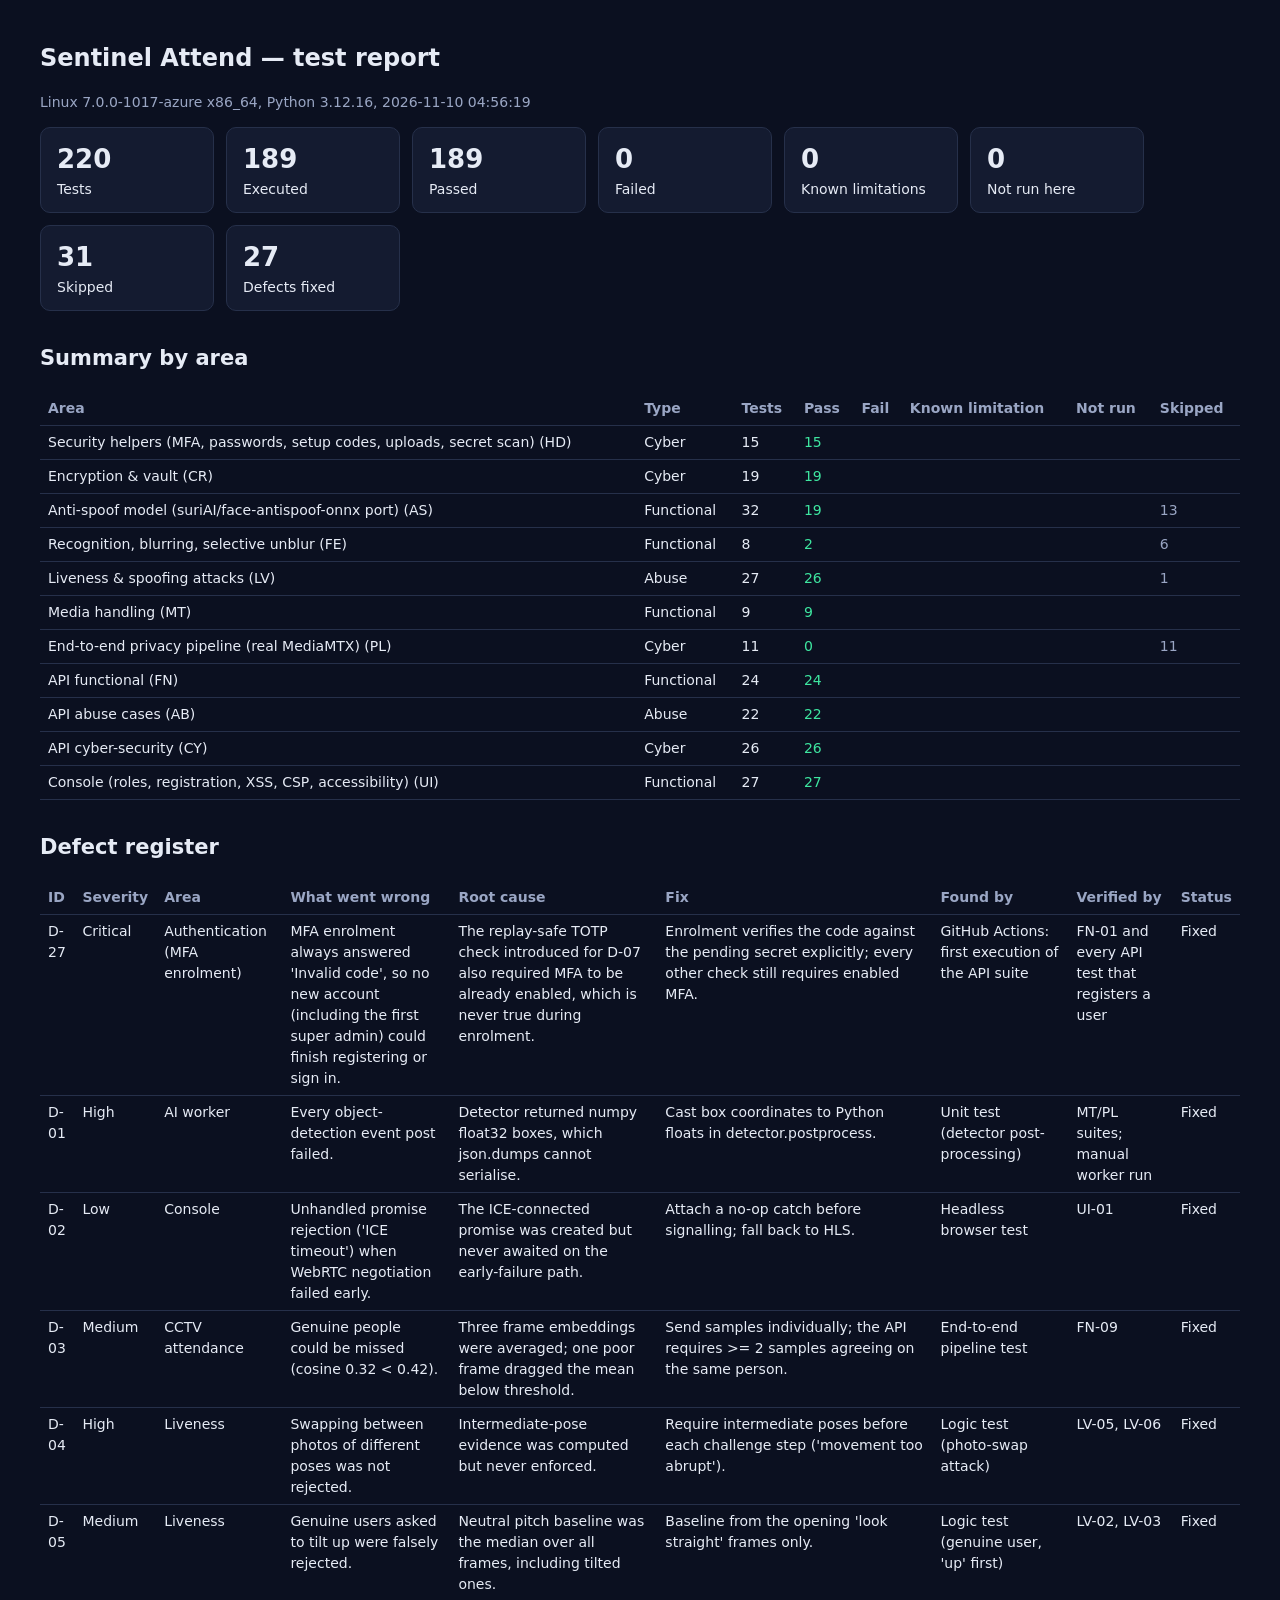
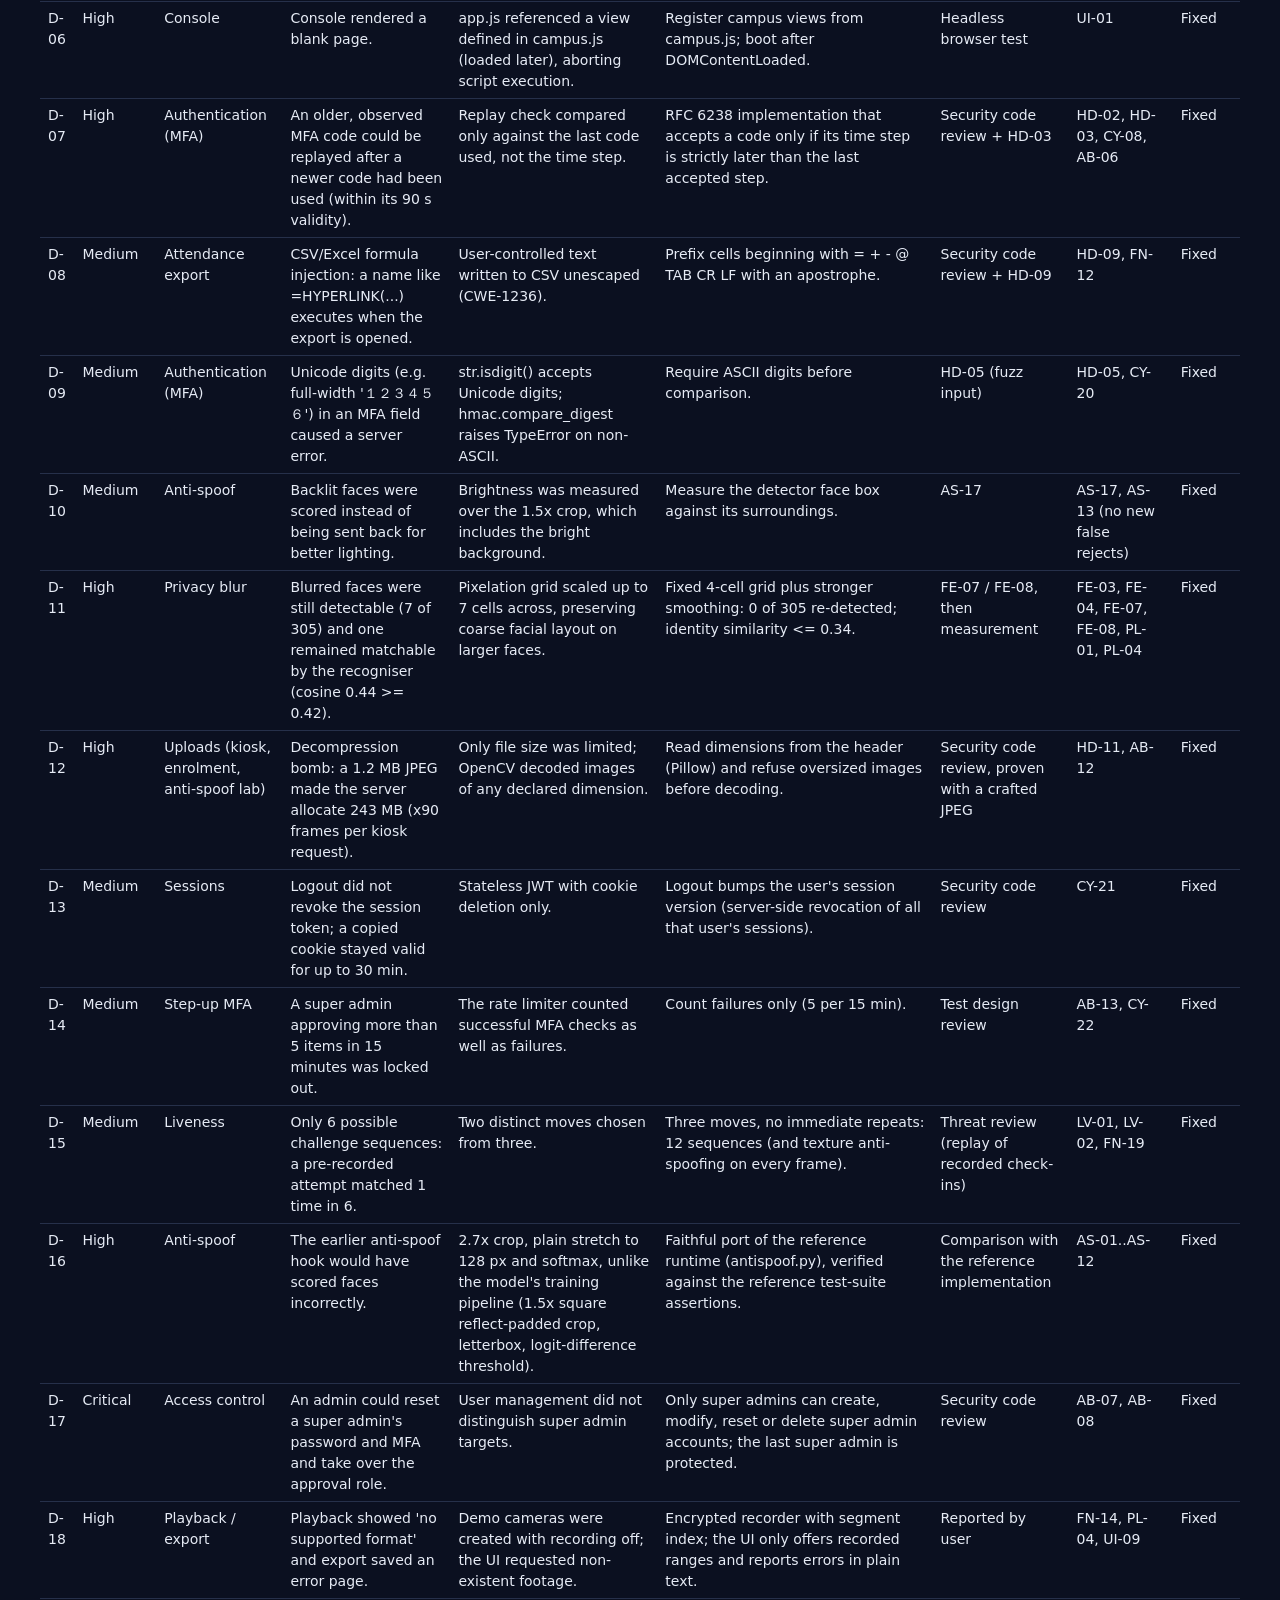
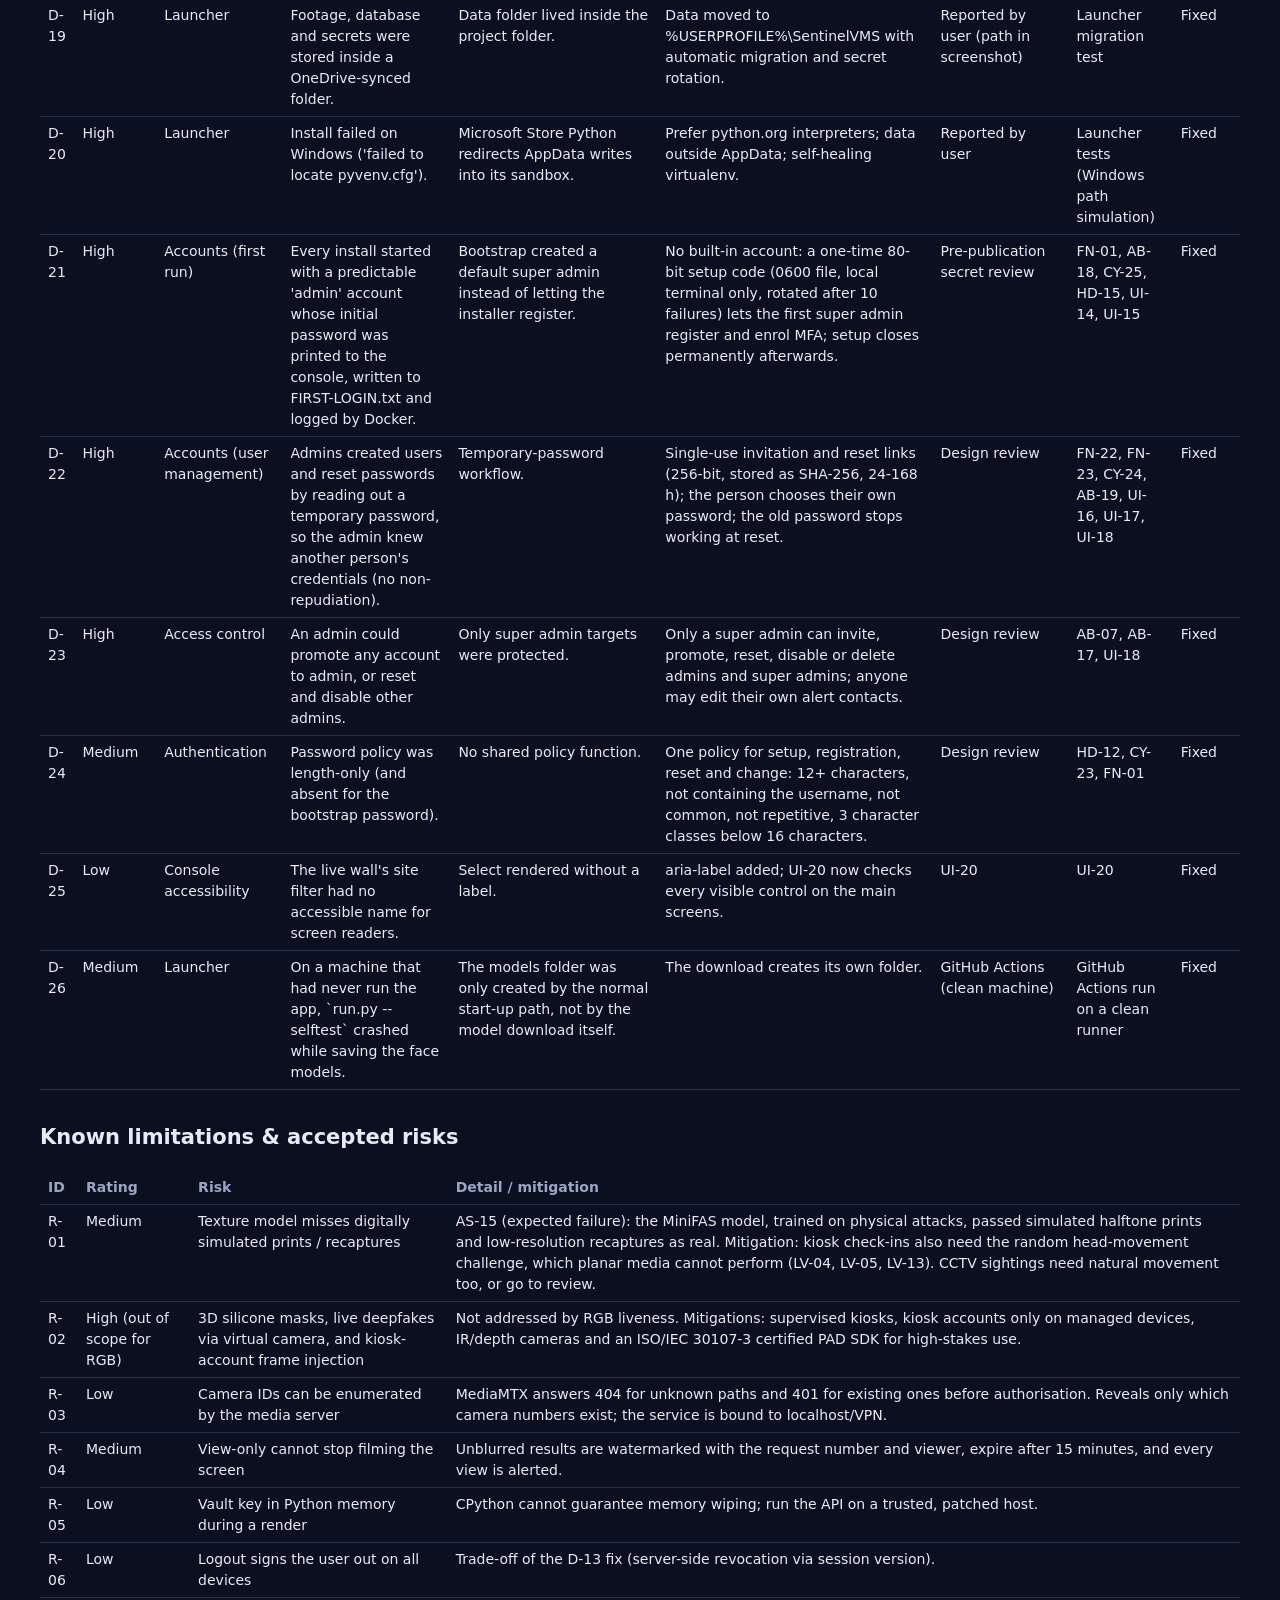
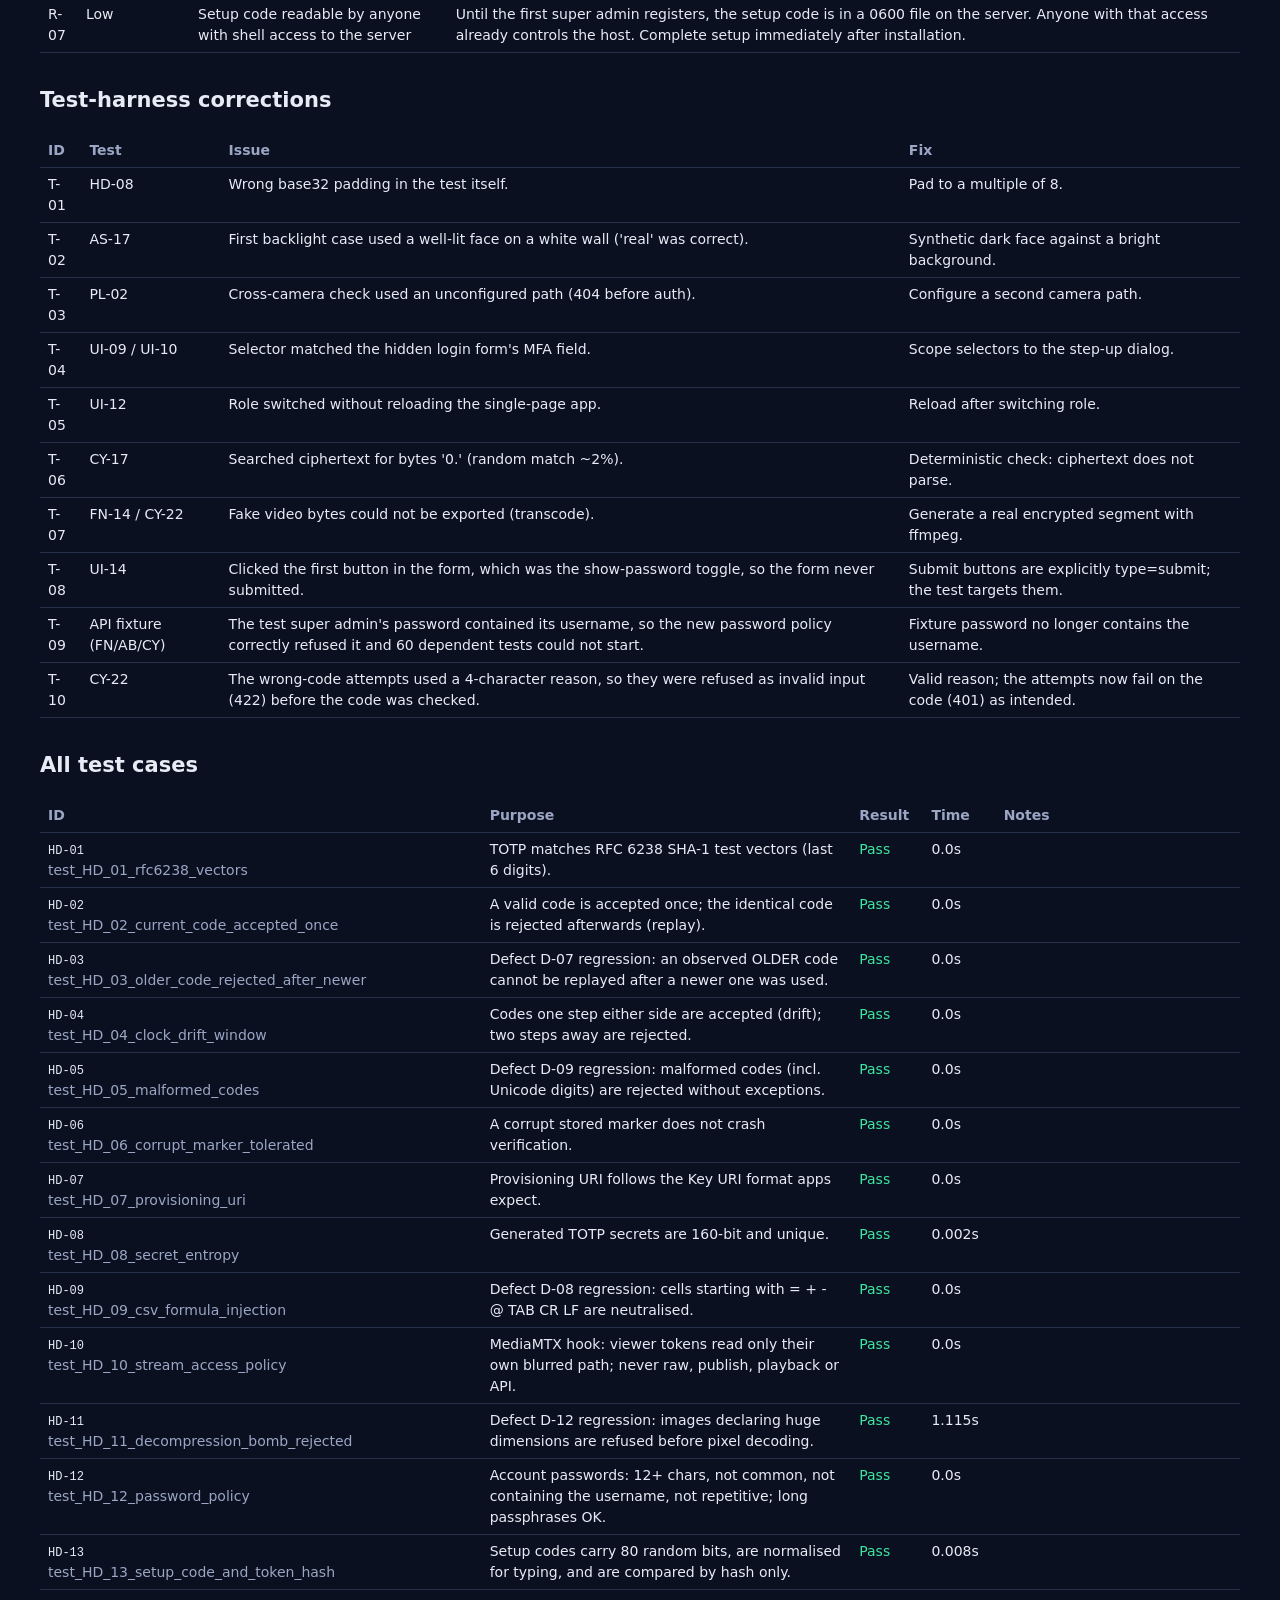
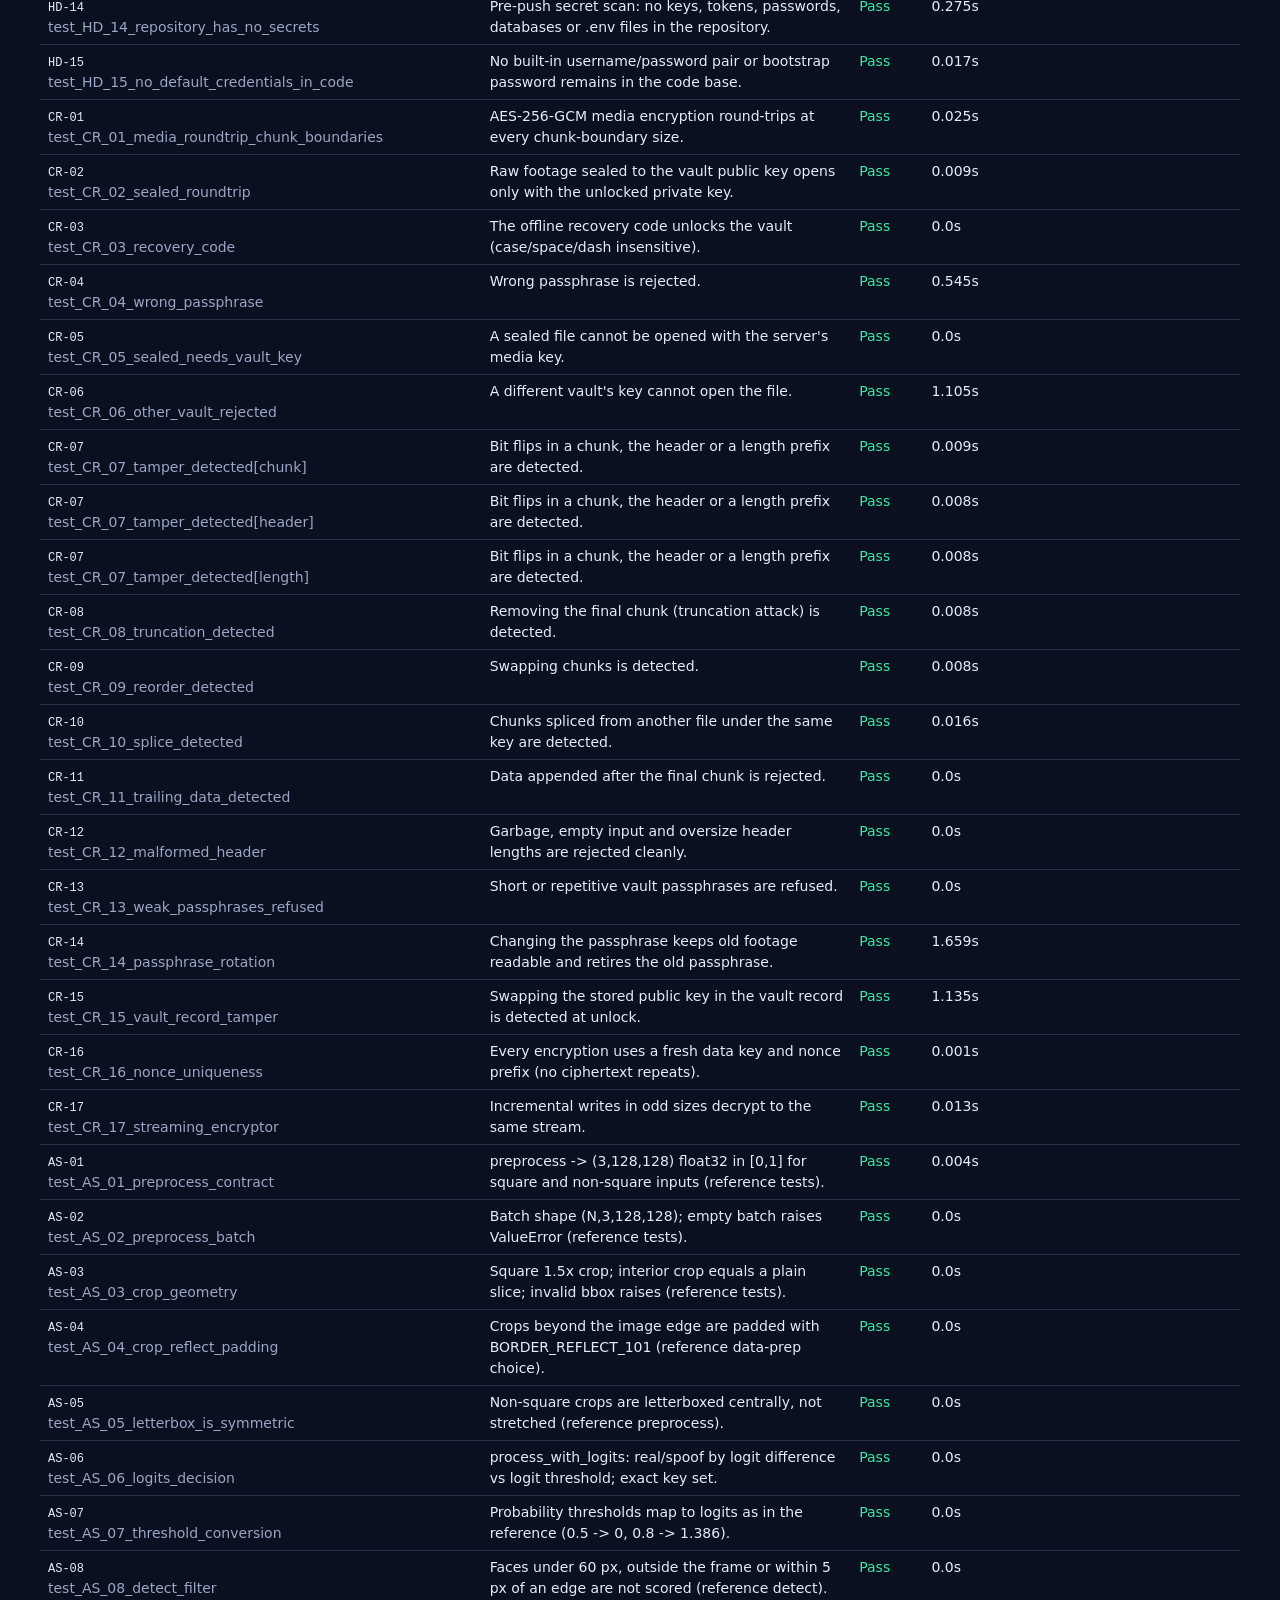
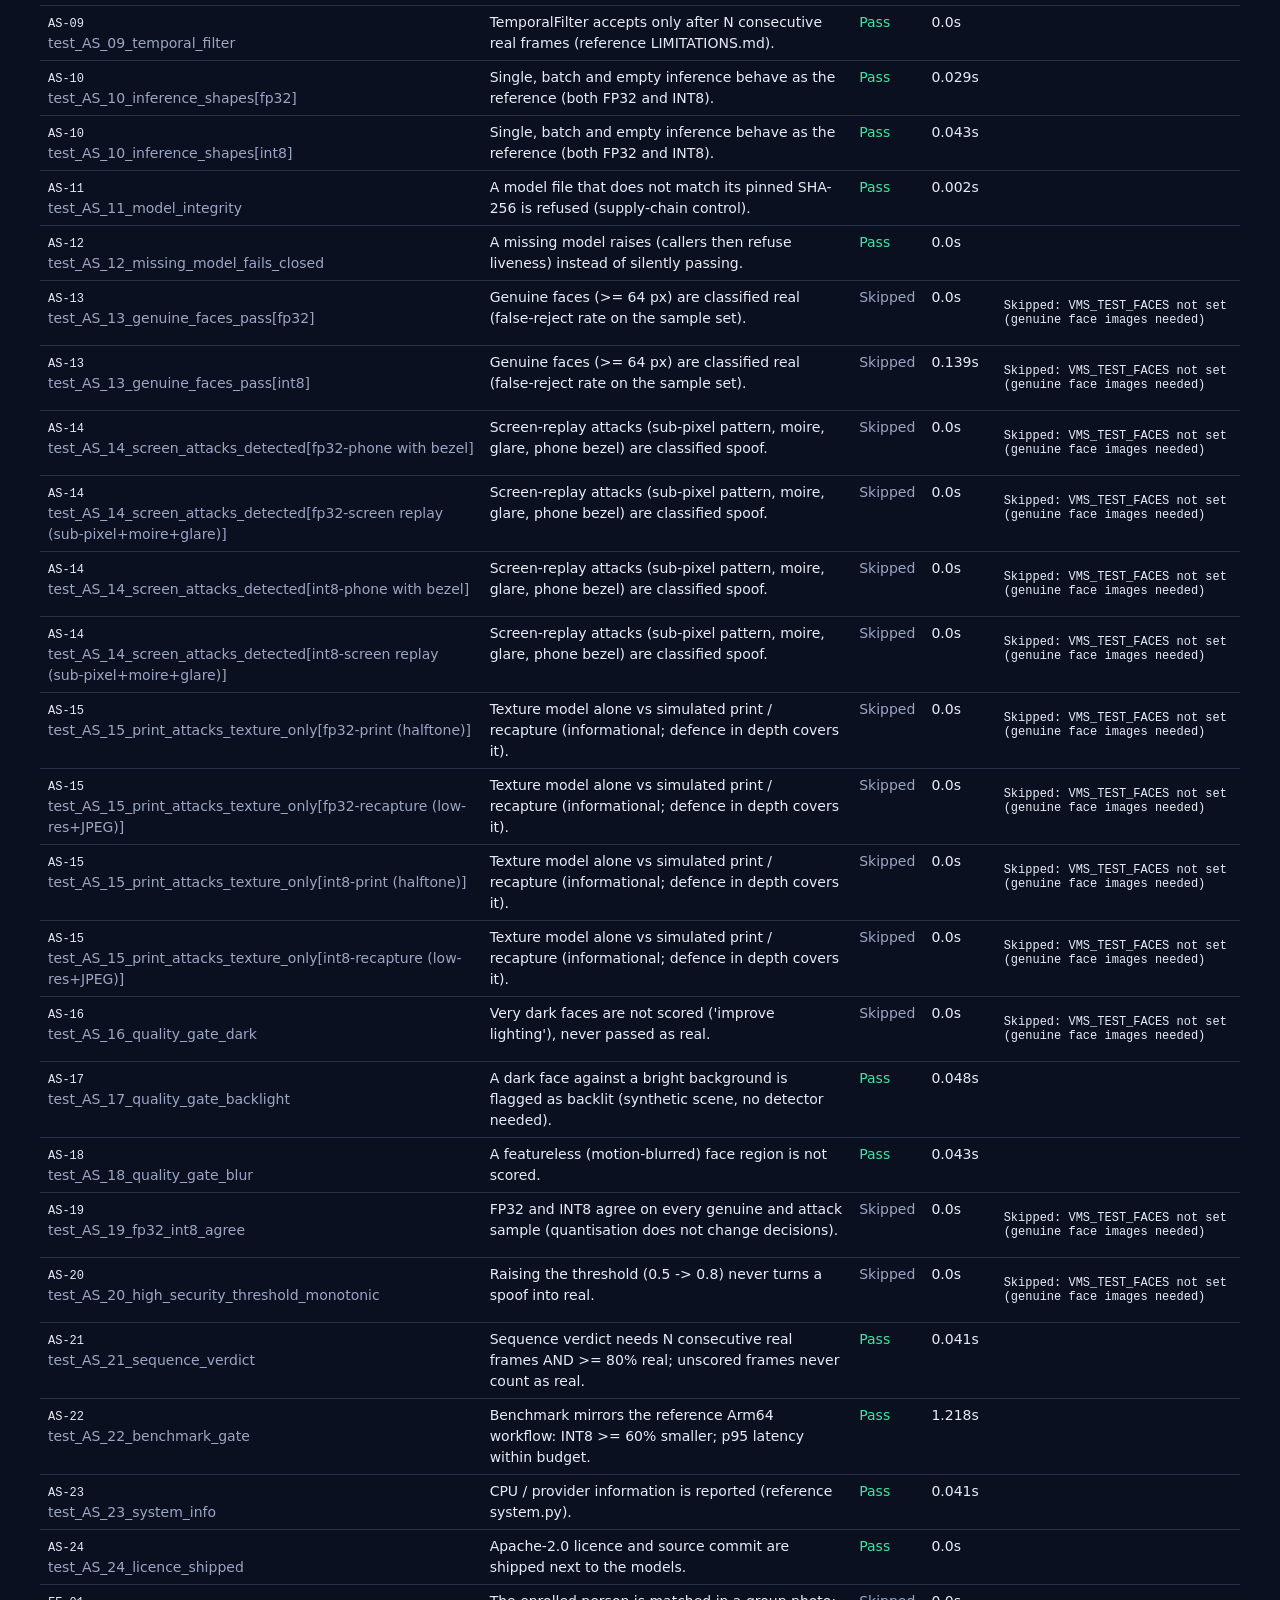
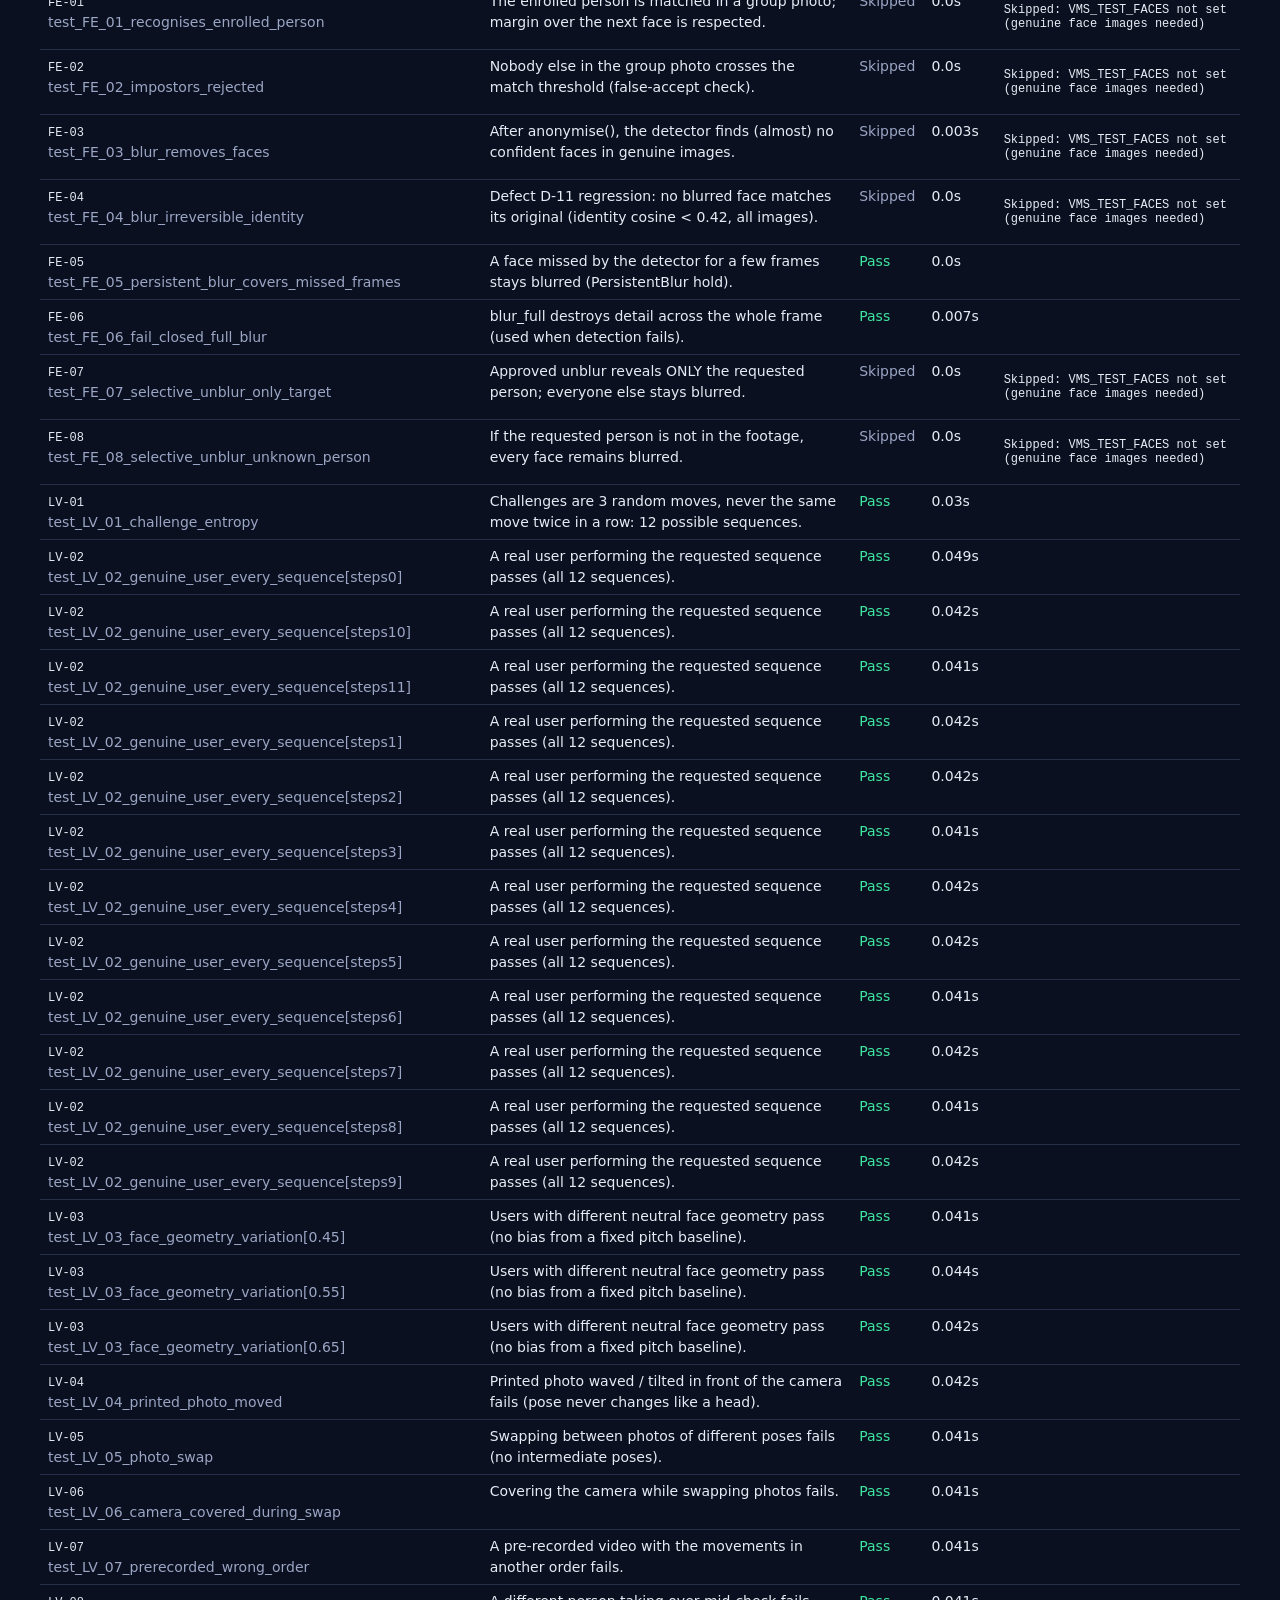
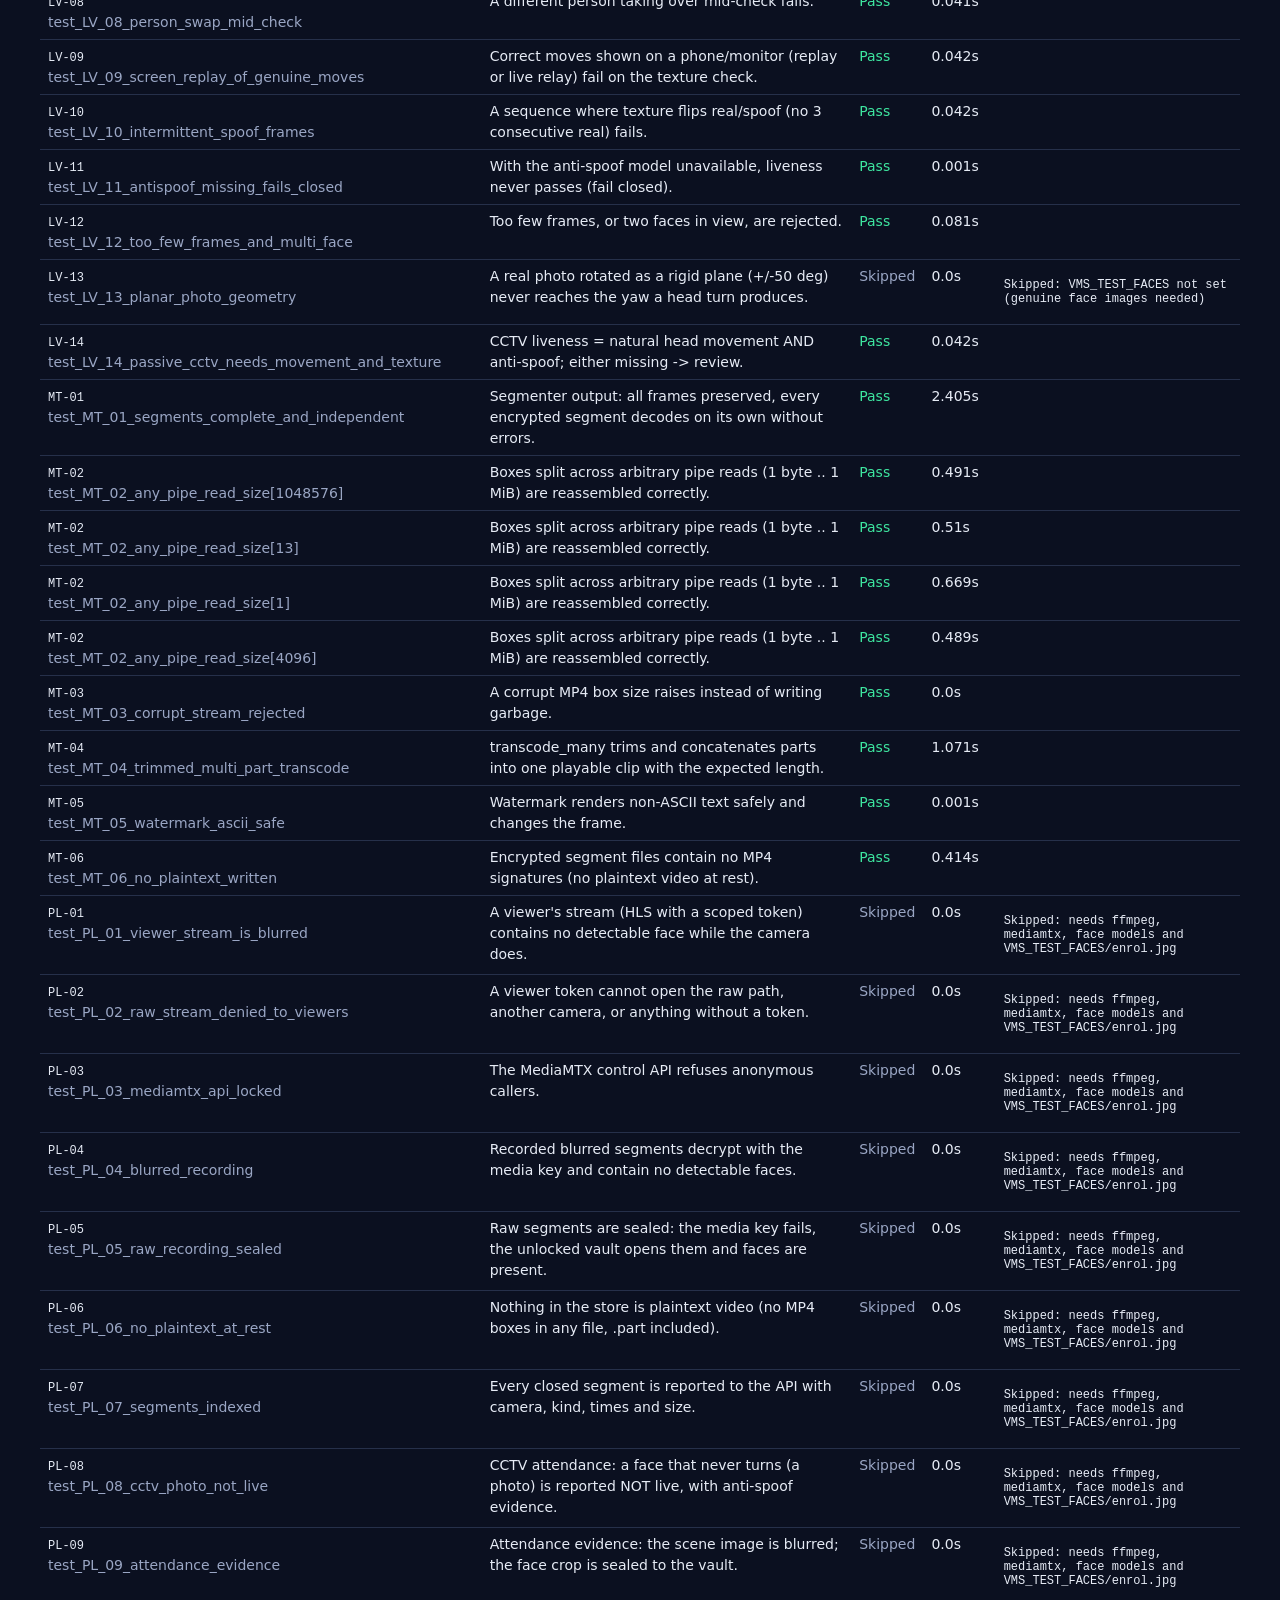
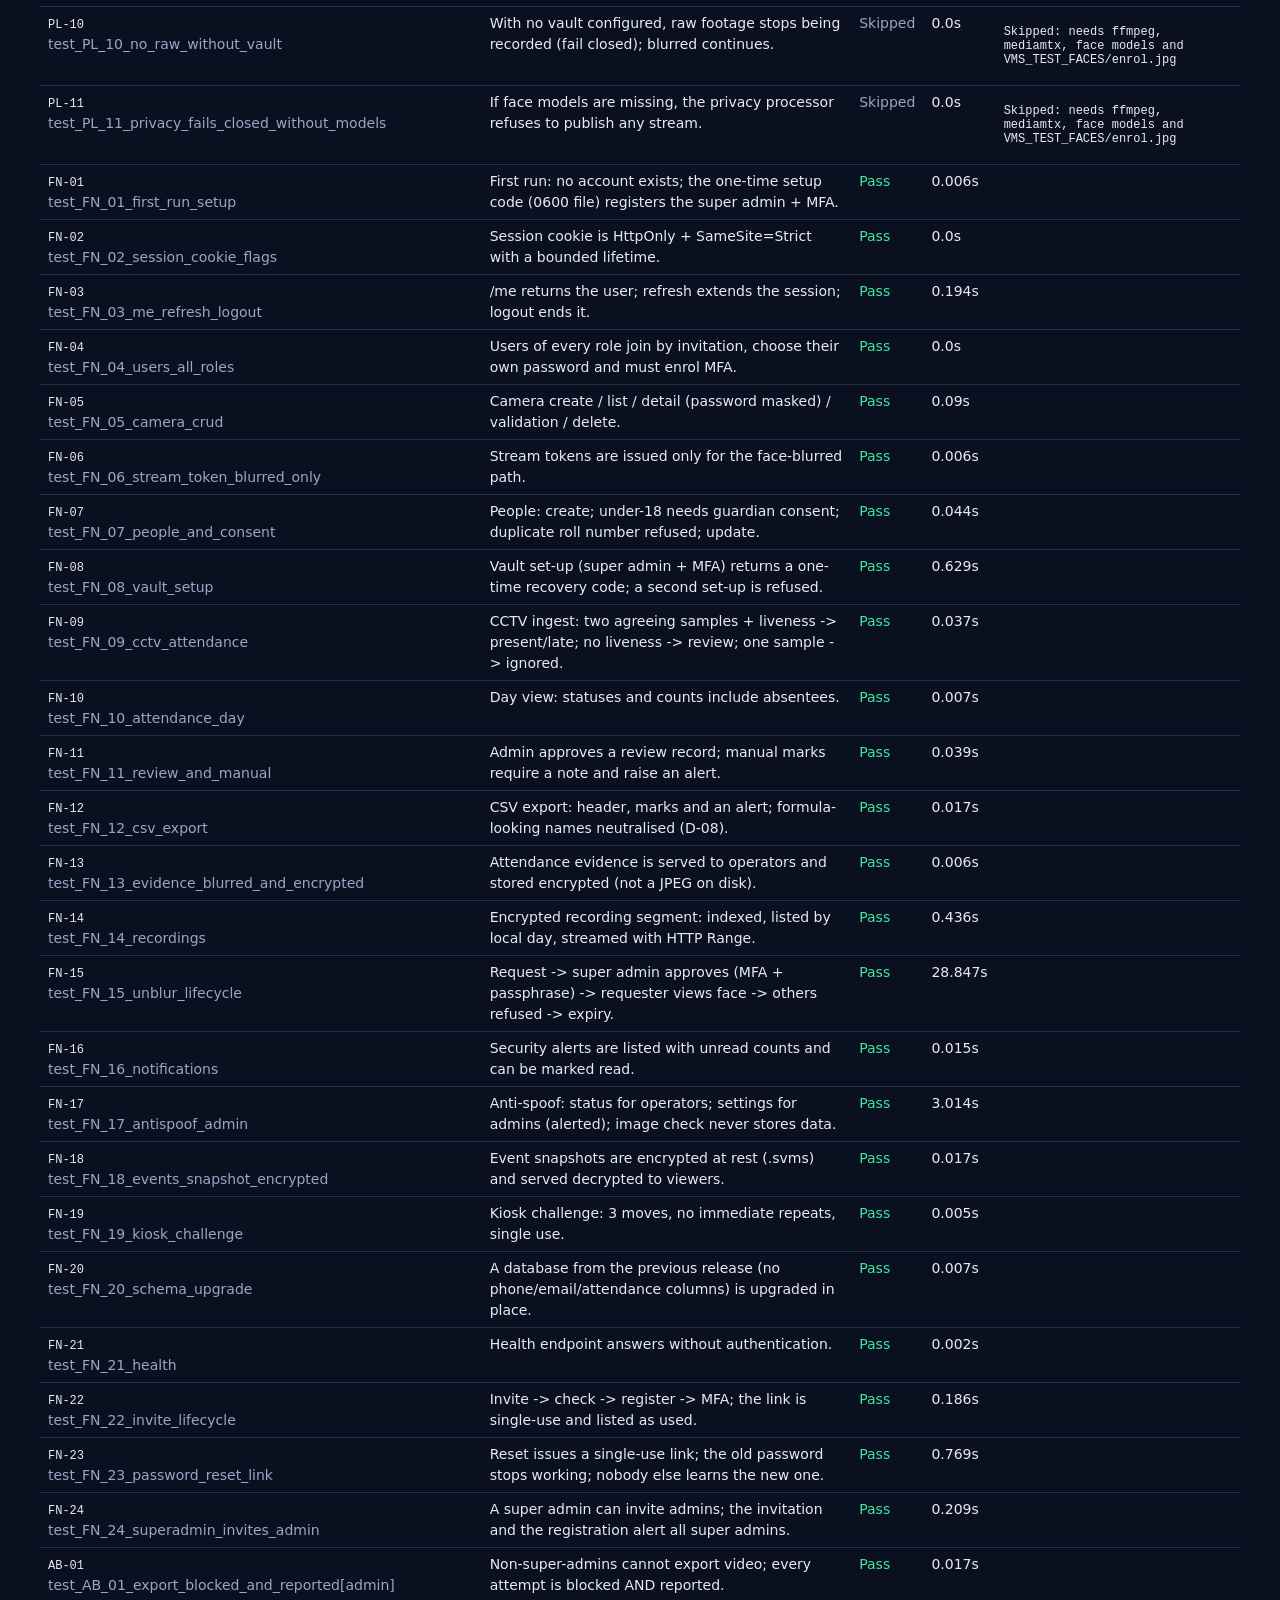
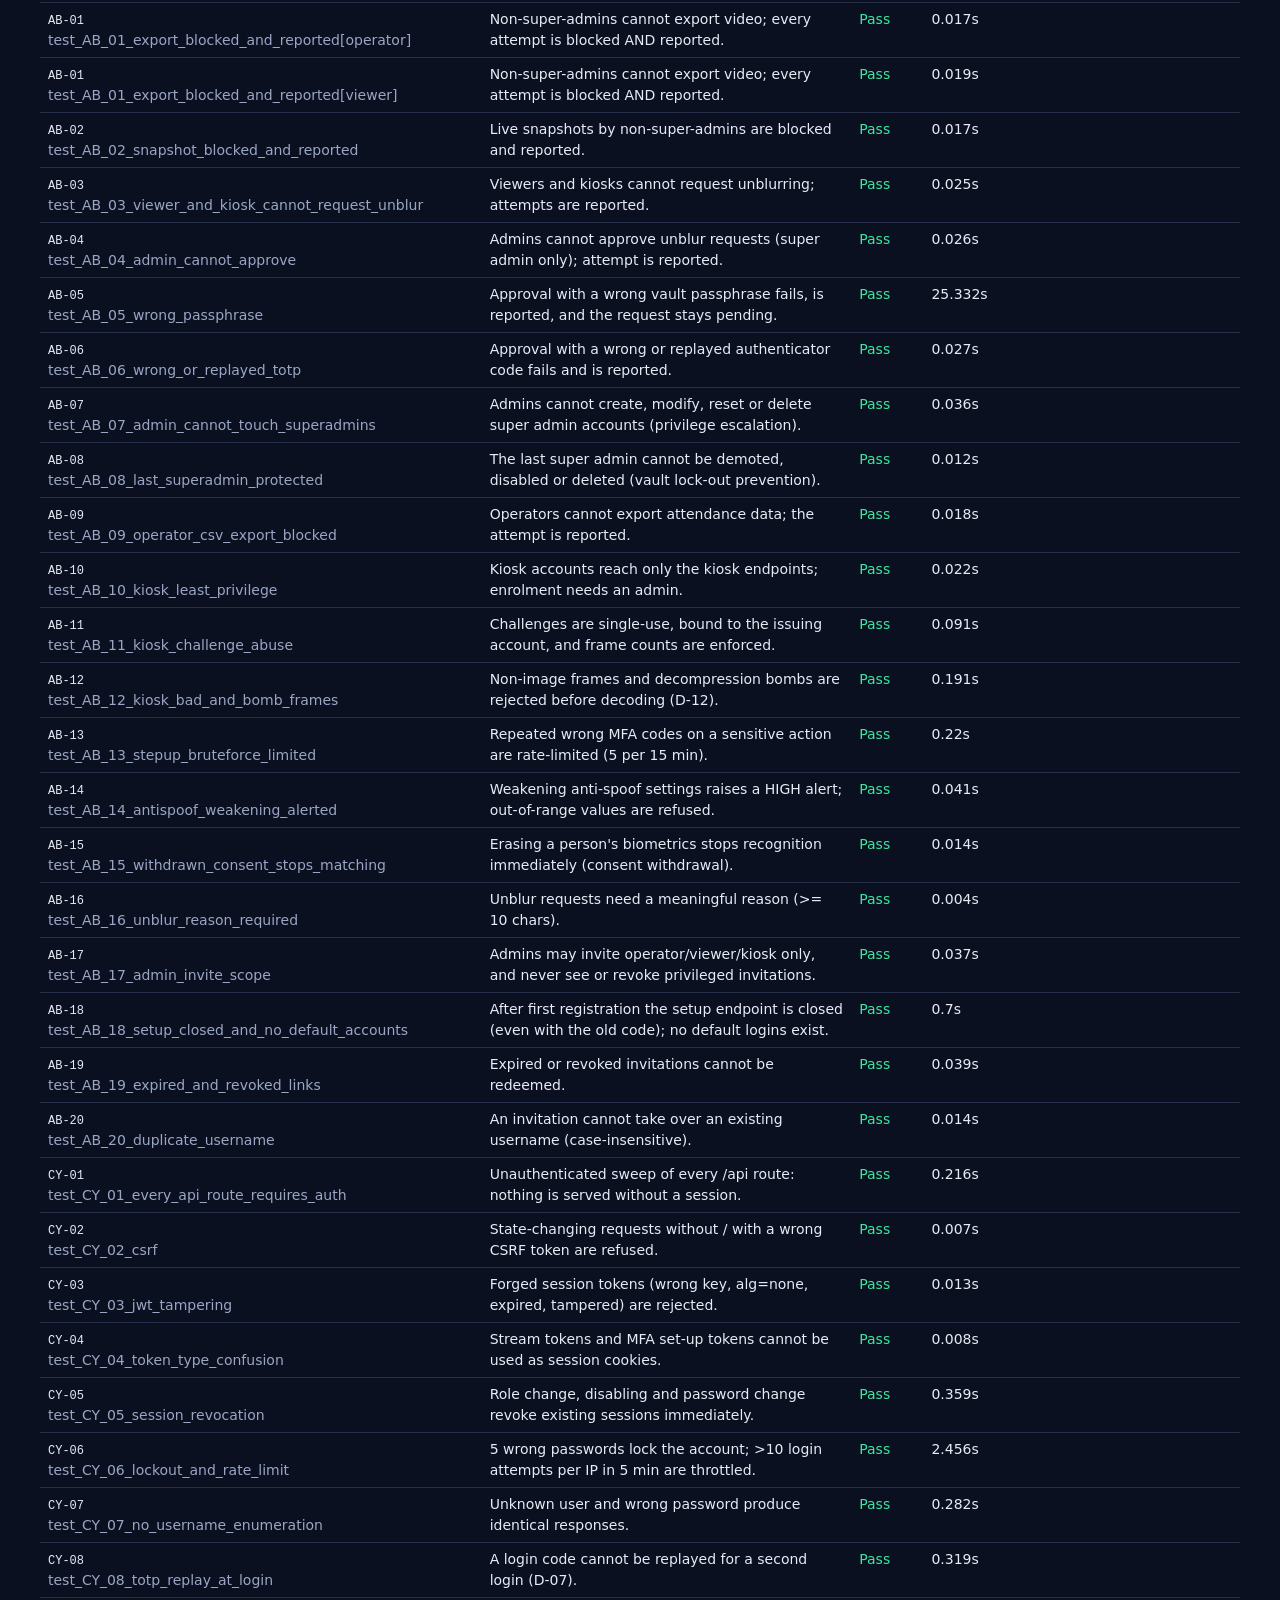
<file: docs/TEST_REPORT.html>
<!doctype html><meta charset=utf-8><title>Sentinel Attend test report</title><style>body{font:14px/1.5 system-ui,Segoe UI,sans-serif;margin:0;background:#0b1020;color:#e6ebf5}main{max-width:1200px;margin:auto;padding:24px}
h1{font-size:24px}h2{margin-top:32px}table{border-collapse:collapse;width:100%;margin:12px 0}th,td{border-bottom:1px solid #26304a;padding:6px 8px;text-align:left;vertical-align:top}
th{color:#9aa6c4;font-weight:600}.Pass{color:#3ee6a0}.FAIL{color:#ff5d73;font-weight:700}.Skipped{color:#9aa6c4}.Known{color:#ffc857}
.cards{display:flex;gap:12px;flex-wrap:wrap}.card{background:#141b30;border:1px solid #26304a;border-radius:10px;padding:12px 16px;min-width:140px}
.card b{display:block;font-size:26px}code,pre{font:12px ui-monospace,monospace;white-space:pre-wrap}.muted{color:#9aa6c4}</style><main>
<h1>Sentinel Attend — test report</h1>
<p class=muted>Linux 7.0.0-1017-azure x86_64, Python 3.12.16, 2026-11-10 04:56:19</p>
<div class=cards><div class=card><b>220</b>Tests</div><div class=card><b>189</b>Executed</div><div class=card><b>189</b>Passed</div><div class=card><b>0</b>Failed</div><div class=card><b>0</b>Known limitations</div><div class=card><b>0</b>Not run here</div><div class=card><b>31</b>Skipped</div><div class=card><b>27</b>Defects fixed</div></div>
<h2>Summary by area</h2><table><tr><th>Area</th><th>Type</th><th>Tests</th><th>Pass</th><th>Fail</th><th>Known limitation</th><th>Not run</th><th>Skipped</th></tr>
<tr><td>Security helpers (MFA, passwords, setup codes, uploads, secret scan) (HD)</td><td>Cyber</td><td>15</td><td class=Pass>15</td><td class=FAIL></td><td class=Known></td><td class=Skipped></td><td class=Skipped></td></tr>
<tr><td>Encryption &amp; vault (CR)</td><td>Cyber</td><td>19</td><td class=Pass>19</td><td class=FAIL></td><td class=Known></td><td class=Skipped></td><td class=Skipped></td></tr>
<tr><td>Anti-spoof model (suriAI/face-antispoof-onnx port) (AS)</td><td>Functional</td><td>32</td><td class=Pass>19</td><td class=FAIL></td><td class=Known></td><td class=Skipped></td><td class=Skipped>13</td></tr>
<tr><td>Recognition, blurring, selective unblur (FE)</td><td>Functional</td><td>8</td><td class=Pass>2</td><td class=FAIL></td><td class=Known></td><td class=Skipped></td><td class=Skipped>6</td></tr>
<tr><td>Liveness &amp; spoofing attacks (LV)</td><td>Abuse</td><td>27</td><td class=Pass>26</td><td class=FAIL></td><td class=Known></td><td class=Skipped></td><td class=Skipped>1</td></tr>
<tr><td>Media handling (MT)</td><td>Functional</td><td>9</td><td class=Pass>9</td><td class=FAIL></td><td class=Known></td><td class=Skipped></td><td class=Skipped></td></tr>
<tr><td>End-to-end privacy pipeline (real MediaMTX) (PL)</td><td>Cyber</td><td>11</td><td class=Pass>0</td><td class=FAIL></td><td class=Known></td><td class=Skipped></td><td class=Skipped>11</td></tr>
<tr><td>API functional (FN)</td><td>Functional</td><td>24</td><td class=Pass>24</td><td class=FAIL></td><td class=Known></td><td class=Skipped></td><td class=Skipped></td></tr>
<tr><td>API abuse cases (AB)</td><td>Abuse</td><td>22</td><td class=Pass>22</td><td class=FAIL></td><td class=Known></td><td class=Skipped></td><td class=Skipped></td></tr>
<tr><td>API cyber-security (CY)</td><td>Cyber</td><td>26</td><td class=Pass>26</td><td class=FAIL></td><td class=Known></td><td class=Skipped></td><td class=Skipped></td></tr>
<tr><td>Console (roles, registration, XSS, CSP, accessibility) (UI)</td><td>Functional</td><td>27</td><td class=Pass>27</td><td class=FAIL></td><td class=Known></td><td class=Skipped></td><td class=Skipped></td></tr>
</table><h2>Defect register</h2><table><tr><th>ID</th><th>Severity</th><th>Area</th><th>What went wrong</th><th>Root cause</th><th>Fix</th><th>Found by</th><th>Verified by</th><th>Status</th></tr>
<tr><td>D-27</td><td>Critical</td><td>Authentication (MFA enrolment)</td><td>MFA enrolment always answered &#x27;Invalid code&#x27;, so no new account (including the first super admin) could finish registering or sign in.</td><td>The replay-safe TOTP check introduced for D-07 also required MFA to be already enabled, which is never true during enrolment.</td><td>Enrolment verifies the code against the pending secret explicitly; every other check still requires enabled MFA.</td><td>GitHub Actions: first execution of the API suite</td><td>FN-01 and every API test that registers a user</td><td>Fixed</td></tr>
<tr><td>D-01</td><td>High</td><td>AI worker</td><td>Every object-detection event post failed.</td><td>Detector returned numpy float32 boxes, which json.dumps cannot serialise.</td><td>Cast box coordinates to Python floats in detector.postprocess.</td><td>Unit test (detector post-processing)</td><td>MT/PL suites; manual worker run</td><td>Fixed</td></tr>
<tr><td>D-02</td><td>Low</td><td>Console</td><td>Unhandled promise rejection (&#x27;ICE timeout&#x27;) when WebRTC negotiation failed early.</td><td>The ICE-connected promise was created but never awaited on the early-failure path.</td><td>Attach a no-op catch before signalling; fall back to HLS.</td><td>Headless browser test</td><td>UI-01</td><td>Fixed</td></tr>
<tr><td>D-03</td><td>Medium</td><td>CCTV attendance</td><td>Genuine people could be missed (cosine 0.32 &lt; 0.42).</td><td>Three frame embeddings were averaged; one poor frame dragged the mean below threshold.</td><td>Send samples individually; the API requires &gt;= 2 samples agreeing on the same person.</td><td>End-to-end pipeline test</td><td>FN-09</td><td>Fixed</td></tr>
<tr><td>D-04</td><td>High</td><td>Liveness</td><td>Swapping between photos of different poses was not rejected.</td><td>Intermediate-pose evidence was computed but never enforced.</td><td>Require intermediate poses before each challenge step (&#x27;movement too abrupt&#x27;).</td><td>Logic test (photo-swap attack)</td><td>LV-05, LV-06</td><td>Fixed</td></tr>
<tr><td>D-05</td><td>Medium</td><td>Liveness</td><td>Genuine users asked to tilt up were falsely rejected.</td><td>Neutral pitch baseline was the median over all frames, including tilted ones.</td><td>Baseline from the opening &#x27;look straight&#x27; frames only.</td><td>Logic test (genuine user, &#x27;up&#x27; first)</td><td>LV-02, LV-03</td><td>Fixed</td></tr>
<tr><td>D-06</td><td>High</td><td>Console</td><td>Console rendered a blank page.</td><td>app.js referenced a view defined in campus.js (loaded later), aborting script execution.</td><td>Register campus views from campus.js; boot after DOMContentLoaded.</td><td>Headless browser test</td><td>UI-01</td><td>Fixed</td></tr>
<tr><td>D-07</td><td>High</td><td>Authentication (MFA)</td><td>An older, observed MFA code could be replayed after a newer code had been used (within its 90 s validity).</td><td>Replay check compared only against the last code used, not the time step.</td><td>RFC 6238 implementation that accepts a code only if its time step is strictly later than the last accepted step.</td><td>Security code review + HD-03</td><td>HD-02, HD-03, CY-08, AB-06</td><td>Fixed</td></tr>
<tr><td>D-08</td><td>Medium</td><td>Attendance export</td><td>CSV/Excel formula injection: a name like =HYPERLINK(...) executes when the export is opened.</td><td>User-controlled text written to CSV unescaped (CWE-1236).</td><td>Prefix cells beginning with = + - @ TAB CR LF with an apostrophe.</td><td>Security code review + HD-09</td><td>HD-09, FN-12</td><td>Fixed</td></tr>
<tr><td>D-09</td><td>Medium</td><td>Authentication (MFA)</td><td>Unicode digits (e.g. full-width &#x27;１２３４５６&#x27;) in an MFA field caused a server error.</td><td>str.isdigit() accepts Unicode digits; hmac.compare_digest raises TypeError on non-ASCII.</td><td>Require ASCII digits before comparison.</td><td>HD-05 (fuzz input)</td><td>HD-05, CY-20</td><td>Fixed</td></tr>
<tr><td>D-10</td><td>Medium</td><td>Anti-spoof</td><td>Backlit faces were scored instead of being sent back for better lighting.</td><td>Brightness was measured over the 1.5x crop, which includes the bright background.</td><td>Measure the detector face box against its surroundings.</td><td>AS-17</td><td>AS-17, AS-13 (no new false rejects)</td><td>Fixed</td></tr>
<tr><td>D-11</td><td>High</td><td>Privacy blur</td><td>Blurred faces were still detectable (7 of 305) and one remained matchable by the recogniser (cosine 0.44 &gt;= 0.42).</td><td>Pixelation grid scaled up to 7 cells across, preserving coarse facial layout on larger faces.</td><td>Fixed 4-cell grid plus stronger smoothing: 0 of 305 re-detected; identity similarity &lt;= 0.34.</td><td>FE-07 / FE-08, then measurement</td><td>FE-03, FE-04, FE-07, FE-08, PL-01, PL-04</td><td>Fixed</td></tr>
<tr><td>D-12</td><td>High</td><td>Uploads (kiosk, enrolment, anti-spoof lab)</td><td>Decompression bomb: a 1.2 MB JPEG made the server allocate 243 MB (x90 frames per kiosk request).</td><td>Only file size was limited; OpenCV decoded images of any declared dimension.</td><td>Read dimensions from the header (Pillow) and refuse oversized images before decoding.</td><td>Security code review, proven with a crafted JPEG</td><td>HD-11, AB-12</td><td>Fixed</td></tr>
<tr><td>D-13</td><td>Medium</td><td>Sessions</td><td>Logout did not revoke the session token; a copied cookie stayed valid for up to 30 min.</td><td>Stateless JWT with cookie deletion only.</td><td>Logout bumps the user&#x27;s session version (server-side revocation of all that user&#x27;s sessions).</td><td>Security code review</td><td>CY-21</td><td>Fixed</td></tr>
<tr><td>D-14</td><td>Medium</td><td>Step-up MFA</td><td>A super admin approving more than 5 items in 15 minutes was locked out.</td><td>The rate limiter counted successful MFA checks as well as failures.</td><td>Count failures only (5 per 15 min).</td><td>Test design review</td><td>AB-13, CY-22</td><td>Fixed</td></tr>
<tr><td>D-15</td><td>Medium</td><td>Liveness</td><td>Only 6 possible challenge sequences: a pre-recorded attempt matched 1 time in 6.</td><td>Two distinct moves chosen from three.</td><td>Three moves, no immediate repeats: 12 sequences (and texture anti-spoofing on every frame).</td><td>Threat review (replay of recorded check-ins)</td><td>LV-01, LV-02, FN-19</td><td>Fixed</td></tr>
<tr><td>D-16</td><td>High</td><td>Anti-spoof</td><td>The earlier anti-spoof hook would have scored faces incorrectly.</td><td>2.7x crop, plain stretch to 128 px and softmax, unlike the model&#x27;s training pipeline (1.5x square reflect-padded crop, letterbox, logit-difference threshold).</td><td>Faithful port of the reference runtime (antispoof.py), verified against the reference test-suite assertions.</td><td>Comparison with the reference implementation</td><td>AS-01..AS-12</td><td>Fixed</td></tr>
<tr><td>D-17</td><td>Critical</td><td>Access control</td><td>An admin could reset a super admin&#x27;s password and MFA and take over the approval role.</td><td>User management did not distinguish super admin targets.</td><td>Only super admins can create, modify, reset or delete super admin accounts; the last super admin is protected.</td><td>Security code review</td><td>AB-07, AB-08</td><td>Fixed</td></tr>
<tr><td>D-18</td><td>High</td><td>Playback / export</td><td>Playback showed &#x27;no supported format&#x27; and export saved an error page.</td><td>Demo cameras were created with recording off; the UI requested non-existent footage.</td><td>Encrypted recorder with segment index; the UI only offers recorded ranges and reports errors in plain text.</td><td>Reported by user</td><td>FN-14, PL-04, UI-09</td><td>Fixed</td></tr>
<tr><td>D-19</td><td>High</td><td>Launcher</td><td>Footage, database and secrets were stored inside a OneDrive-synced folder.</td><td>Data folder lived inside the project folder.</td><td>Data moved to %USERPROFILE%\SentinelVMS with automatic migration and secret rotation.</td><td>Reported by user (path in screenshot)</td><td>Launcher migration test</td><td>Fixed</td></tr>
<tr><td>D-20</td><td>High</td><td>Launcher</td><td>Install failed on Windows (&#x27;failed to locate pyvenv.cfg&#x27;).</td><td>Microsoft Store Python redirects AppData writes into its sandbox.</td><td>Prefer python.org interpreters; data outside AppData; self-healing virtualenv.</td><td>Reported by user</td><td>Launcher tests (Windows path simulation)</td><td>Fixed</td></tr>
<tr><td>D-21</td><td>High</td><td>Accounts (first run)</td><td>Every install started with a predictable &#x27;admin&#x27; account whose initial password was printed to the console, written to FIRST-LOGIN.txt and logged by Docker.</td><td>Bootstrap created a default super admin instead of letting the installer register.</td><td>No built-in account: a one-time 80-bit setup code (0600 file, local terminal only, rotated after 10 failures) lets the first super admin register and enrol MFA; setup closes permanently afterwards.</td><td>Pre-publication secret review</td><td>FN-01, AB-18, CY-25, HD-15, UI-14, UI-15</td><td>Fixed</td></tr>
<tr><td>D-22</td><td>High</td><td>Accounts (user management)</td><td>Admins created users and reset passwords by reading out a temporary password, so the admin knew another person&#x27;s credentials (no non-repudiation).</td><td>Temporary-password workflow.</td><td>Single-use invitation and reset links (256-bit, stored as SHA-256, 24-168 h); the person chooses their own password; the old password stops working at reset.</td><td>Design review</td><td>FN-22, FN-23, CY-24, AB-19, UI-16, UI-17, UI-18</td><td>Fixed</td></tr>
<tr><td>D-23</td><td>High</td><td>Access control</td><td>An admin could promote any account to admin, or reset and disable other admins.</td><td>Only super admin targets were protected.</td><td>Only a super admin can invite, promote, reset, disable or delete admins and super admins; anyone may edit their own alert contacts.</td><td>Design review</td><td>AB-07, AB-17, UI-18</td><td>Fixed</td></tr>
<tr><td>D-24</td><td>Medium</td><td>Authentication</td><td>Password policy was length-only (and absent for the bootstrap password).</td><td>No shared policy function.</td><td>One policy for setup, registration, reset and change: 12+ characters, not containing the username, not common, not repetitive, 3 character classes below 16 characters.</td><td>Design review</td><td>HD-12, CY-23, FN-01</td><td>Fixed</td></tr>
<tr><td>D-25</td><td>Low</td><td>Console accessibility</td><td>The live wall&#x27;s site filter had no accessible name for screen readers.</td><td>Select rendered without a label.</td><td>aria-label added; UI-20 now checks every visible control on the main screens.</td><td>UI-20</td><td>UI-20</td><td>Fixed</td></tr>
<tr><td>D-26</td><td>Medium</td><td>Launcher</td><td>On a machine that had never run the app, `run.py --selftest` crashed while saving the face models.</td><td>The models folder was only created by the normal start-up path, not by the model download itself.</td><td>The download creates its own folder.</td><td>GitHub Actions (clean machine)</td><td>GitHub Actions run on a clean runner</td><td>Fixed</td></tr>
</table><h2>Known limitations &amp; accepted risks</h2><table><tr><th>ID</th><th>Rating</th><th>Risk</th><th>Detail / mitigation</th></tr>
<tr><td>R-01</td><td>Medium</td><td>Texture model misses digitally simulated prints / recaptures</td><td>AS-15 (expected failure): the MiniFAS model, trained on physical attacks, passed simulated halftone prints and low-resolution recaptures as real. Mitigation: kiosk check-ins also need the random head-movement challenge, which planar media cannot perform (LV-04, LV-05, LV-13). CCTV sightings need natural movement too, or go to review.</td></tr>
<tr><td>R-02</td><td>High (out of scope for RGB)</td><td>3D silicone masks, live deepfakes via virtual camera, and kiosk-account frame injection</td><td>Not addressed by RGB liveness. Mitigations: supervised kiosks, kiosk accounts only on managed devices, IR/depth cameras and an ISO/IEC 30107-3 certified PAD SDK for high-stakes use.</td></tr>
<tr><td>R-03</td><td>Low</td><td>Camera IDs can be enumerated by the media server</td><td>MediaMTX answers 404 for unknown paths and 401 for existing ones before authorisation. Reveals only which camera numbers exist; the service is bound to localhost/VPN.</td></tr>
<tr><td>R-04</td><td>Medium</td><td>View-only cannot stop filming the screen</td><td>Unblurred results are watermarked with the request number and viewer, expire after 15 minutes, and every view is alerted.</td></tr>
<tr><td>R-05</td><td>Low</td><td>Vault key in Python memory during a render</td><td>CPython cannot guarantee memory wiping; run the API on a trusted, patched host.</td></tr>
<tr><td>R-06</td><td>Low</td><td>Logout signs the user out on all devices</td><td>Trade-off of the D-13 fix (server-side revocation via session version).</td></tr>
<tr><td>R-07</td><td>Low</td><td>Setup code readable by anyone with shell access to the server</td><td>Until the first super admin registers, the setup code is in a 0600 file on the server. Anyone with that access already controls the host. Complete setup immediately after installation.</td></tr>
</table><h2>Test-harness corrections</h2><table><tr><th>ID</th><th>Test</th><th>Issue</th><th>Fix</th></tr>
<tr><td>T-01</td><td>HD-08</td><td>Wrong base32 padding in the test itself.</td><td>Pad to a multiple of 8.</td></tr>
<tr><td>T-02</td><td>AS-17</td><td>First backlight case used a well-lit face on a white wall (&#x27;real&#x27; was correct).</td><td>Synthetic dark face against a bright background.</td></tr>
<tr><td>T-03</td><td>PL-02</td><td>Cross-camera check used an unconfigured path (404 before auth).</td><td>Configure a second camera path.</td></tr>
<tr><td>T-04</td><td>UI-09 / UI-10</td><td>Selector matched the hidden login form&#x27;s MFA field.</td><td>Scope selectors to the step-up dialog.</td></tr>
<tr><td>T-05</td><td>UI-12</td><td>Role switched without reloading the single-page app.</td><td>Reload after switching role.</td></tr>
<tr><td>T-06</td><td>CY-17</td><td>Searched ciphertext for bytes &#x27;0.&#x27; (random match ~2%).</td><td>Deterministic check: ciphertext does not parse.</td></tr>
<tr><td>T-07</td><td>FN-14 / CY-22</td><td>Fake video bytes could not be exported (transcode).</td><td>Generate a real encrypted segment with ffmpeg.</td></tr>
<tr><td>T-08</td><td>UI-14</td><td>Clicked the first button in the form, which was the show-password toggle, so the form never submitted.</td><td>Submit buttons are explicitly type=submit; the test targets them.</td></tr>
<tr><td>T-09</td><td>API fixture (FN/AB/CY)</td><td>The test super admin&#x27;s password contained its username, so the new password policy correctly refused it and 60 dependent tests could not start.</td><td>Fixture password no longer contains the username.</td></tr>
<tr><td>T-10</td><td>CY-22</td><td>The wrong-code attempts used a 4-character reason, so they were refused as invalid input (422) before the code was checked.</td><td>Valid reason; the attempts now fail on the code (401) as intended.</td></tr>
</table><h2>All test cases</h2><table><tr><th>ID</th><th>Purpose</th><th>Result</th><th>Time</th><th>Notes</th></tr>
<tr><td><code>HD-01</code><div class=muted>test_HD_01_rfc6238_vectors</div></td><td>TOTP matches RFC 6238 SHA-1 test vectors (last 6 digits).</td><td class='Pass'>Pass</td><td>0.0s</td><td><pre></pre></td></tr>
<tr><td><code>HD-02</code><div class=muted>test_HD_02_current_code_accepted_once</div></td><td>A valid code is accepted once; the identical code is rejected afterwards (replay).</td><td class='Pass'>Pass</td><td>0.0s</td><td><pre></pre></td></tr>
<tr><td><code>HD-03</code><div class=muted>test_HD_03_older_code_rejected_after_newer</div></td><td>Defect D-07 regression: an observed OLDER code cannot be replayed after a newer one was used.</td><td class='Pass'>Pass</td><td>0.0s</td><td><pre></pre></td></tr>
<tr><td><code>HD-04</code><div class=muted>test_HD_04_clock_drift_window</div></td><td>Codes one step either side are accepted (drift); two steps away are rejected.</td><td class='Pass'>Pass</td><td>0.0s</td><td><pre></pre></td></tr>
<tr><td><code>HD-05</code><div class=muted>test_HD_05_malformed_codes</div></td><td>Defect D-09 regression: malformed codes (incl. Unicode digits) are rejected without exceptions.</td><td class='Pass'>Pass</td><td>0.0s</td><td><pre></pre></td></tr>
<tr><td><code>HD-06</code><div class=muted>test_HD_06_corrupt_marker_tolerated</div></td><td>A corrupt stored marker does not crash verification.</td><td class='Pass'>Pass</td><td>0.0s</td><td><pre></pre></td></tr>
<tr><td><code>HD-07</code><div class=muted>test_HD_07_provisioning_uri</div></td><td>Provisioning URI follows the Key URI format apps expect.</td><td class='Pass'>Pass</td><td>0.0s</td><td><pre></pre></td></tr>
<tr><td><code>HD-08</code><div class=muted>test_HD_08_secret_entropy</div></td><td>Generated TOTP secrets are 160-bit and unique.</td><td class='Pass'>Pass</td><td>0.002s</td><td><pre></pre></td></tr>
<tr><td><code>HD-09</code><div class=muted>test_HD_09_csv_formula_injection</div></td><td>Defect D-08 regression: cells starting with = + - @ TAB CR LF are neutralised.</td><td class='Pass'>Pass</td><td>0.0s</td><td><pre></pre></td></tr>
<tr><td><code>HD-10</code><div class=muted>test_HD_10_stream_access_policy</div></td><td>MediaMTX hook: viewer tokens read only their own blurred path; never raw, publish, playback or API.</td><td class='Pass'>Pass</td><td>0.0s</td><td><pre></pre></td></tr>
<tr><td><code>HD-11</code><div class=muted>test_HD_11_decompression_bomb_rejected</div></td><td>Defect D-12 regression: images declaring huge dimensions are refused before pixel decoding.</td><td class='Pass'>Pass</td><td>1.115s</td><td><pre></pre></td></tr>
<tr><td><code>HD-12</code><div class=muted>test_HD_12_password_policy</div></td><td>Account passwords: 12+ chars, not common, not containing the username, not repetitive; long passphrases OK.</td><td class='Pass'>Pass</td><td>0.0s</td><td><pre></pre></td></tr>
<tr><td><code>HD-13</code><div class=muted>test_HD_13_setup_code_and_token_hash</div></td><td>Setup codes carry 80 random bits, are normalised for typing, and are compared by hash only.</td><td class='Pass'>Pass</td><td>0.008s</td><td><pre></pre></td></tr>
<tr><td><code>HD-14</code><div class=muted>test_HD_14_repository_has_no_secrets</div></td><td>Pre-push secret scan: no keys, tokens, passwords, databases or .env files in the repository.</td><td class='Pass'>Pass</td><td>0.275s</td><td><pre></pre></td></tr>
<tr><td><code>HD-15</code><div class=muted>test_HD_15_no_default_credentials_in_code</div></td><td>No built-in username/password pair or bootstrap password remains in the code base.</td><td class='Pass'>Pass</td><td>0.017s</td><td><pre></pre></td></tr>
<tr><td><code>CR-01</code><div class=muted>test_CR_01_media_roundtrip_chunk_boundaries</div></td><td>AES-256-GCM media encryption round-trips at every chunk-boundary size.</td><td class='Pass'>Pass</td><td>0.025s</td><td><pre></pre></td></tr>
<tr><td><code>CR-02</code><div class=muted>test_CR_02_sealed_roundtrip</div></td><td>Raw footage sealed to the vault public key opens only with the unlocked private key.</td><td class='Pass'>Pass</td><td>0.009s</td><td><pre></pre></td></tr>
<tr><td><code>CR-03</code><div class=muted>test_CR_03_recovery_code</div></td><td>The offline recovery code unlocks the vault (case/space/dash insensitive).</td><td class='Pass'>Pass</td><td>0.0s</td><td><pre></pre></td></tr>
<tr><td><code>CR-04</code><div class=muted>test_CR_04_wrong_passphrase</div></td><td>Wrong passphrase is rejected.</td><td class='Pass'>Pass</td><td>0.545s</td><td><pre></pre></td></tr>
<tr><td><code>CR-05</code><div class=muted>test_CR_05_sealed_needs_vault_key</div></td><td>A sealed file cannot be opened with the server&#x27;s media key.</td><td class='Pass'>Pass</td><td>0.0s</td><td><pre></pre></td></tr>
<tr><td><code>CR-06</code><div class=muted>test_CR_06_other_vault_rejected</div></td><td>A different vault&#x27;s key cannot open the file.</td><td class='Pass'>Pass</td><td>1.105s</td><td><pre></pre></td></tr>
<tr><td><code>CR-07</code><div class=muted>test_CR_07_tamper_detected[chunk]</div></td><td>Bit flips in a chunk, the header or a length prefix are detected.</td><td class='Pass'>Pass</td><td>0.009s</td><td><pre></pre></td></tr>
<tr><td><code>CR-07</code><div class=muted>test_CR_07_tamper_detected[header]</div></td><td>Bit flips in a chunk, the header or a length prefix are detected.</td><td class='Pass'>Pass</td><td>0.008s</td><td><pre></pre></td></tr>
<tr><td><code>CR-07</code><div class=muted>test_CR_07_tamper_detected[length]</div></td><td>Bit flips in a chunk, the header or a length prefix are detected.</td><td class='Pass'>Pass</td><td>0.008s</td><td><pre></pre></td></tr>
<tr><td><code>CR-08</code><div class=muted>test_CR_08_truncation_detected</div></td><td>Removing the final chunk (truncation attack) is detected.</td><td class='Pass'>Pass</td><td>0.008s</td><td><pre></pre></td></tr>
<tr><td><code>CR-09</code><div class=muted>test_CR_09_reorder_detected</div></td><td>Swapping chunks is detected.</td><td class='Pass'>Pass</td><td>0.008s</td><td><pre></pre></td></tr>
<tr><td><code>CR-10</code><div class=muted>test_CR_10_splice_detected</div></td><td>Chunks spliced from another file under the same key are detected.</td><td class='Pass'>Pass</td><td>0.016s</td><td><pre></pre></td></tr>
<tr><td><code>CR-11</code><div class=muted>test_CR_11_trailing_data_detected</div></td><td>Data appended after the final chunk is rejected.</td><td class='Pass'>Pass</td><td>0.0s</td><td><pre></pre></td></tr>
<tr><td><code>CR-12</code><div class=muted>test_CR_12_malformed_header</div></td><td>Garbage, empty input and oversize header lengths are rejected cleanly.</td><td class='Pass'>Pass</td><td>0.0s</td><td><pre></pre></td></tr>
<tr><td><code>CR-13</code><div class=muted>test_CR_13_weak_passphrases_refused</div></td><td>Short or repetitive vault passphrases are refused.</td><td class='Pass'>Pass</td><td>0.0s</td><td><pre></pre></td></tr>
<tr><td><code>CR-14</code><div class=muted>test_CR_14_passphrase_rotation</div></td><td>Changing the passphrase keeps old footage readable and retires the old passphrase.</td><td class='Pass'>Pass</td><td>1.659s</td><td><pre></pre></td></tr>
<tr><td><code>CR-15</code><div class=muted>test_CR_15_vault_record_tamper</div></td><td>Swapping the stored public key in the vault record is detected at unlock.</td><td class='Pass'>Pass</td><td>1.135s</td><td><pre></pre></td></tr>
<tr><td><code>CR-16</code><div class=muted>test_CR_16_nonce_uniqueness</div></td><td>Every encryption uses a fresh data key and nonce prefix (no ciphertext repeats).</td><td class='Pass'>Pass</td><td>0.001s</td><td><pre></pre></td></tr>
<tr><td><code>CR-17</code><div class=muted>test_CR_17_streaming_encryptor</div></td><td>Incremental writes in odd sizes decrypt to the same stream.</td><td class='Pass'>Pass</td><td>0.013s</td><td><pre></pre></td></tr>
<tr><td><code>AS-01</code><div class=muted>test_AS_01_preprocess_contract</div></td><td>preprocess -&gt; (3,128,128) float32 in [0,1] for square and non-square inputs (reference tests).</td><td class='Pass'>Pass</td><td>0.004s</td><td><pre></pre></td></tr>
<tr><td><code>AS-02</code><div class=muted>test_AS_02_preprocess_batch</div></td><td>Batch shape (N,3,128,128); empty batch raises ValueError (reference tests).</td><td class='Pass'>Pass</td><td>0.0s</td><td><pre></pre></td></tr>
<tr><td><code>AS-03</code><div class=muted>test_AS_03_crop_geometry</div></td><td>Square 1.5x crop; interior crop equals a plain slice; invalid bbox raises (reference tests).</td><td class='Pass'>Pass</td><td>0.0s</td><td><pre></pre></td></tr>
<tr><td><code>AS-04</code><div class=muted>test_AS_04_crop_reflect_padding</div></td><td>Crops beyond the image edge are padded with BORDER_REFLECT_101 (reference data-prep choice).</td><td class='Pass'>Pass</td><td>0.0s</td><td><pre></pre></td></tr>
<tr><td><code>AS-05</code><div class=muted>test_AS_05_letterbox_is_symmetric</div></td><td>Non-square crops are letterboxed centrally, not stretched (reference preprocess).</td><td class='Pass'>Pass</td><td>0.0s</td><td><pre></pre></td></tr>
<tr><td><code>AS-06</code><div class=muted>test_AS_06_logits_decision</div></td><td>process_with_logits: real/spoof by logit difference vs logit threshold; exact key set.</td><td class='Pass'>Pass</td><td>0.0s</td><td><pre></pre></td></tr>
<tr><td><code>AS-07</code><div class=muted>test_AS_07_threshold_conversion</div></td><td>Probability thresholds map to logits as in the reference (0.5 -&gt; 0, 0.8 -&gt; 1.386).</td><td class='Pass'>Pass</td><td>0.0s</td><td><pre></pre></td></tr>
<tr><td><code>AS-08</code><div class=muted>test_AS_08_detect_filter</div></td><td>Faces under 60 px, outside the frame or within 5 px of an edge are not scored (reference detect).</td><td class='Pass'>Pass</td><td>0.0s</td><td><pre></pre></td></tr>
<tr><td><code>AS-09</code><div class=muted>test_AS_09_temporal_filter</div></td><td>TemporalFilter accepts only after N consecutive real frames (reference LIMITATIONS.md).</td><td class='Pass'>Pass</td><td>0.0s</td><td><pre></pre></td></tr>
<tr><td><code>AS-10</code><div class=muted>test_AS_10_inference_shapes[fp32]</div></td><td>Single, batch and empty inference behave as the reference (both FP32 and INT8).</td><td class='Pass'>Pass</td><td>0.029s</td><td><pre></pre></td></tr>
<tr><td><code>AS-10</code><div class=muted>test_AS_10_inference_shapes[int8]</div></td><td>Single, batch and empty inference behave as the reference (both FP32 and INT8).</td><td class='Pass'>Pass</td><td>0.043s</td><td><pre></pre></td></tr>
<tr><td><code>AS-11</code><div class=muted>test_AS_11_model_integrity</div></td><td>A model file that does not match its pinned SHA-256 is refused (supply-chain control).</td><td class='Pass'>Pass</td><td>0.002s</td><td><pre></pre></td></tr>
<tr><td><code>AS-12</code><div class=muted>test_AS_12_missing_model_fails_closed</div></td><td>A missing model raises (callers then refuse liveness) instead of silently passing.</td><td class='Pass'>Pass</td><td>0.0s</td><td><pre></pre></td></tr>
<tr><td><code>AS-13</code><div class=muted>test_AS_13_genuine_faces_pass[fp32]</div></td><td>Genuine faces (&gt;= 64 px) are classified real (false-reject rate on the sample set).</td><td class='Skipped'>Skipped</td><td>0.0s</td><td><pre>Skipped: VMS_TEST_FACES not set (genuine face images needed)</pre></td></tr>
<tr><td><code>AS-13</code><div class=muted>test_AS_13_genuine_faces_pass[int8]</div></td><td>Genuine faces (&gt;= 64 px) are classified real (false-reject rate on the sample set).</td><td class='Skipped'>Skipped</td><td>0.139s</td><td><pre>Skipped: VMS_TEST_FACES not set (genuine face images needed)</pre></td></tr>
<tr><td><code>AS-14</code><div class=muted>test_AS_14_screen_attacks_detected[fp32-phone with bezel]</div></td><td>Screen-replay attacks (sub-pixel pattern, moire, glare, phone bezel) are classified spoof.</td><td class='Skipped'>Skipped</td><td>0.0s</td><td><pre>Skipped: VMS_TEST_FACES not set (genuine face images needed)</pre></td></tr>
<tr><td><code>AS-14</code><div class=muted>test_AS_14_screen_attacks_detected[fp32-screen replay (sub-pixel+moire+glare)]</div></td><td>Screen-replay attacks (sub-pixel pattern, moire, glare, phone bezel) are classified spoof.</td><td class='Skipped'>Skipped</td><td>0.0s</td><td><pre>Skipped: VMS_TEST_FACES not set (genuine face images needed)</pre></td></tr>
<tr><td><code>AS-14</code><div class=muted>test_AS_14_screen_attacks_detected[int8-phone with bezel]</div></td><td>Screen-replay attacks (sub-pixel pattern, moire, glare, phone bezel) are classified spoof.</td><td class='Skipped'>Skipped</td><td>0.0s</td><td><pre>Skipped: VMS_TEST_FACES not set (genuine face images needed)</pre></td></tr>
<tr><td><code>AS-14</code><div class=muted>test_AS_14_screen_attacks_detected[int8-screen replay (sub-pixel+moire+glare)]</div></td><td>Screen-replay attacks (sub-pixel pattern, moire, glare, phone bezel) are classified spoof.</td><td class='Skipped'>Skipped</td><td>0.0s</td><td><pre>Skipped: VMS_TEST_FACES not set (genuine face images needed)</pre></td></tr>
<tr><td><code>AS-15</code><div class=muted>test_AS_15_print_attacks_texture_only[fp32-print (halftone)]</div></td><td>Texture model alone vs simulated print / recapture (informational; defence in depth covers it).</td><td class='Skipped'>Skipped</td><td>0.0s</td><td><pre>Skipped: VMS_TEST_FACES not set (genuine face images needed)</pre></td></tr>
<tr><td><code>AS-15</code><div class=muted>test_AS_15_print_attacks_texture_only[fp32-recapture (low-res+JPEG)]</div></td><td>Texture model alone vs simulated print / recapture (informational; defence in depth covers it).</td><td class='Skipped'>Skipped</td><td>0.0s</td><td><pre>Skipped: VMS_TEST_FACES not set (genuine face images needed)</pre></td></tr>
<tr><td><code>AS-15</code><div class=muted>test_AS_15_print_attacks_texture_only[int8-print (halftone)]</div></td><td>Texture model alone vs simulated print / recapture (informational; defence in depth covers it).</td><td class='Skipped'>Skipped</td><td>0.0s</td><td><pre>Skipped: VMS_TEST_FACES not set (genuine face images needed)</pre></td></tr>
<tr><td><code>AS-15</code><div class=muted>test_AS_15_print_attacks_texture_only[int8-recapture (low-res+JPEG)]</div></td><td>Texture model alone vs simulated print / recapture (informational; defence in depth covers it).</td><td class='Skipped'>Skipped</td><td>0.0s</td><td><pre>Skipped: VMS_TEST_FACES not set (genuine face images needed)</pre></td></tr>
<tr><td><code>AS-16</code><div class=muted>test_AS_16_quality_gate_dark</div></td><td>Very dark faces are not scored (&#x27;improve lighting&#x27;), never passed as real.</td><td class='Skipped'>Skipped</td><td>0.0s</td><td><pre>Skipped: VMS_TEST_FACES not set (genuine face images needed)</pre></td></tr>
<tr><td><code>AS-17</code><div class=muted>test_AS_17_quality_gate_backlight</div></td><td>A dark face against a bright background is flagged as backlit (synthetic scene, no detector needed).</td><td class='Pass'>Pass</td><td>0.048s</td><td><pre></pre></td></tr>
<tr><td><code>AS-18</code><div class=muted>test_AS_18_quality_gate_blur</div></td><td>A featureless (motion-blurred) face region is not scored.</td><td class='Pass'>Pass</td><td>0.043s</td><td><pre></pre></td></tr>
<tr><td><code>AS-19</code><div class=muted>test_AS_19_fp32_int8_agree</div></td><td>FP32 and INT8 agree on every genuine and attack sample (quantisation does not change decisions).</td><td class='Skipped'>Skipped</td><td>0.0s</td><td><pre>Skipped: VMS_TEST_FACES not set (genuine face images needed)</pre></td></tr>
<tr><td><code>AS-20</code><div class=muted>test_AS_20_high_security_threshold_monotonic</div></td><td>Raising the threshold (0.5 -&gt; 0.8) never turns a spoof into real.</td><td class='Skipped'>Skipped</td><td>0.0s</td><td><pre>Skipped: VMS_TEST_FACES not set (genuine face images needed)</pre></td></tr>
<tr><td><code>AS-21</code><div class=muted>test_AS_21_sequence_verdict</div></td><td>Sequence verdict needs N consecutive real frames AND &gt;= 80% real; unscored frames never count as real.</td><td class='Pass'>Pass</td><td>0.041s</td><td><pre></pre></td></tr>
<tr><td><code>AS-22</code><div class=muted>test_AS_22_benchmark_gate</div></td><td>Benchmark mirrors the reference Arm64 workflow: INT8 &gt;= 60% smaller; p95 latency within budget.</td><td class='Pass'>Pass</td><td>1.218s</td><td><pre></pre></td></tr>
<tr><td><code>AS-23</code><div class=muted>test_AS_23_system_info</div></td><td>CPU / provider information is reported (reference system.py).</td><td class='Pass'>Pass</td><td>0.041s</td><td><pre></pre></td></tr>
<tr><td><code>AS-24</code><div class=muted>test_AS_24_licence_shipped</div></td><td>Apache-2.0 licence and source commit are shipped next to the models.</td><td class='Pass'>Pass</td><td>0.0s</td><td><pre></pre></td></tr>
<tr><td><code>FE-01</code><div class=muted>test_FE_01_recognises_enrolled_person</div></td><td>The enrolled person is matched in a group photo; margin over the next face is respected.</td><td class='Skipped'>Skipped</td><td>0.0s</td><td><pre>Skipped: VMS_TEST_FACES not set (genuine face images needed)</pre></td></tr>
<tr><td><code>FE-02</code><div class=muted>test_FE_02_impostors_rejected</div></td><td>Nobody else in the group photo crosses the match threshold (false-accept check).</td><td class='Skipped'>Skipped</td><td>0.0s</td><td><pre>Skipped: VMS_TEST_FACES not set (genuine face images needed)</pre></td></tr>
<tr><td><code>FE-03</code><div class=muted>test_FE_03_blur_removes_faces</div></td><td>After anonymise(), the detector finds (almost) no confident faces in genuine images.</td><td class='Skipped'>Skipped</td><td>0.003s</td><td><pre>Skipped: VMS_TEST_FACES not set (genuine face images needed)</pre></td></tr>
<tr><td><code>FE-04</code><div class=muted>test_FE_04_blur_irreversible_identity</div></td><td>Defect D-11 regression: no blurred face matches its original (identity cosine &lt; 0.42, all images).</td><td class='Skipped'>Skipped</td><td>0.0s</td><td><pre>Skipped: VMS_TEST_FACES not set (genuine face images needed)</pre></td></tr>
<tr><td><code>FE-05</code><div class=muted>test_FE_05_persistent_blur_covers_missed_frames</div></td><td>A face missed by the detector for a few frames stays blurred (PersistentBlur hold).</td><td class='Pass'>Pass</td><td>0.0s</td><td><pre></pre></td></tr>
<tr><td><code>FE-06</code><div class=muted>test_FE_06_fail_closed_full_blur</div></td><td>blur_full destroys detail across the whole frame (used when detection fails).</td><td class='Pass'>Pass</td><td>0.007s</td><td><pre></pre></td></tr>
<tr><td><code>FE-07</code><div class=muted>test_FE_07_selective_unblur_only_target</div></td><td>Approved unblur reveals ONLY the requested person; everyone else stays blurred.</td><td class='Skipped'>Skipped</td><td>0.0s</td><td><pre>Skipped: VMS_TEST_FACES not set (genuine face images needed)</pre></td></tr>
<tr><td><code>FE-08</code><div class=muted>test_FE_08_selective_unblur_unknown_person</div></td><td>If the requested person is not in the footage, every face remains blurred.</td><td class='Skipped'>Skipped</td><td>0.0s</td><td><pre>Skipped: VMS_TEST_FACES not set (genuine face images needed)</pre></td></tr>
<tr><td><code>LV-01</code><div class=muted>test_LV_01_challenge_entropy</div></td><td>Challenges are 3 random moves, never the same move twice in a row: 12 possible sequences.</td><td class='Pass'>Pass</td><td>0.03s</td><td><pre></pre></td></tr>
<tr><td><code>LV-02</code><div class=muted>test_LV_02_genuine_user_every_sequence[steps0]</div></td><td>A real user performing the requested sequence passes (all 12 sequences).</td><td class='Pass'>Pass</td><td>0.049s</td><td><pre></pre></td></tr>
<tr><td><code>LV-02</code><div class=muted>test_LV_02_genuine_user_every_sequence[steps10]</div></td><td>A real user performing the requested sequence passes (all 12 sequences).</td><td class='Pass'>Pass</td><td>0.042s</td><td><pre></pre></td></tr>
<tr><td><code>LV-02</code><div class=muted>test_LV_02_genuine_user_every_sequence[steps11]</div></td><td>A real user performing the requested sequence passes (all 12 sequences).</td><td class='Pass'>Pass</td><td>0.041s</td><td><pre></pre></td></tr>
<tr><td><code>LV-02</code><div class=muted>test_LV_02_genuine_user_every_sequence[steps1]</div></td><td>A real user performing the requested sequence passes (all 12 sequences).</td><td class='Pass'>Pass</td><td>0.042s</td><td><pre></pre></td></tr>
<tr><td><code>LV-02</code><div class=muted>test_LV_02_genuine_user_every_sequence[steps2]</div></td><td>A real user performing the requested sequence passes (all 12 sequences).</td><td class='Pass'>Pass</td><td>0.042s</td><td><pre></pre></td></tr>
<tr><td><code>LV-02</code><div class=muted>test_LV_02_genuine_user_every_sequence[steps3]</div></td><td>A real user performing the requested sequence passes (all 12 sequences).</td><td class='Pass'>Pass</td><td>0.041s</td><td><pre></pre></td></tr>
<tr><td><code>LV-02</code><div class=muted>test_LV_02_genuine_user_every_sequence[steps4]</div></td><td>A real user performing the requested sequence passes (all 12 sequences).</td><td class='Pass'>Pass</td><td>0.042s</td><td><pre></pre></td></tr>
<tr><td><code>LV-02</code><div class=muted>test_LV_02_genuine_user_every_sequence[steps5]</div></td><td>A real user performing the requested sequence passes (all 12 sequences).</td><td class='Pass'>Pass</td><td>0.042s</td><td><pre></pre></td></tr>
<tr><td><code>LV-02</code><div class=muted>test_LV_02_genuine_user_every_sequence[steps6]</div></td><td>A real user performing the requested sequence passes (all 12 sequences).</td><td class='Pass'>Pass</td><td>0.041s</td><td><pre></pre></td></tr>
<tr><td><code>LV-02</code><div class=muted>test_LV_02_genuine_user_every_sequence[steps7]</div></td><td>A real user performing the requested sequence passes (all 12 sequences).</td><td class='Pass'>Pass</td><td>0.042s</td><td><pre></pre></td></tr>
<tr><td><code>LV-02</code><div class=muted>test_LV_02_genuine_user_every_sequence[steps8]</div></td><td>A real user performing the requested sequence passes (all 12 sequences).</td><td class='Pass'>Pass</td><td>0.041s</td><td><pre></pre></td></tr>
<tr><td><code>LV-02</code><div class=muted>test_LV_02_genuine_user_every_sequence[steps9]</div></td><td>A real user performing the requested sequence passes (all 12 sequences).</td><td class='Pass'>Pass</td><td>0.042s</td><td><pre></pre></td></tr>
<tr><td><code>LV-03</code><div class=muted>test_LV_03_face_geometry_variation[0.45]</div></td><td>Users with different neutral face geometry pass (no bias from a fixed pitch baseline).</td><td class='Pass'>Pass</td><td>0.041s</td><td><pre></pre></td></tr>
<tr><td><code>LV-03</code><div class=muted>test_LV_03_face_geometry_variation[0.55]</div></td><td>Users with different neutral face geometry pass (no bias from a fixed pitch baseline).</td><td class='Pass'>Pass</td><td>0.044s</td><td><pre></pre></td></tr>
<tr><td><code>LV-03</code><div class=muted>test_LV_03_face_geometry_variation[0.65]</div></td><td>Users with different neutral face geometry pass (no bias from a fixed pitch baseline).</td><td class='Pass'>Pass</td><td>0.042s</td><td><pre></pre></td></tr>
<tr><td><code>LV-04</code><div class=muted>test_LV_04_printed_photo_moved</div></td><td>Printed photo waved / tilted in front of the camera fails (pose never changes like a head).</td><td class='Pass'>Pass</td><td>0.042s</td><td><pre></pre></td></tr>
<tr><td><code>LV-05</code><div class=muted>test_LV_05_photo_swap</div></td><td>Swapping between photos of different poses fails (no intermediate poses).</td><td class='Pass'>Pass</td><td>0.041s</td><td><pre></pre></td></tr>
<tr><td><code>LV-06</code><div class=muted>test_LV_06_camera_covered_during_swap</div></td><td>Covering the camera while swapping photos fails.</td><td class='Pass'>Pass</td><td>0.041s</td><td><pre></pre></td></tr>
<tr><td><code>LV-07</code><div class=muted>test_LV_07_prerecorded_wrong_order</div></td><td>A pre-recorded video with the movements in another order fails.</td><td class='Pass'>Pass</td><td>0.041s</td><td><pre></pre></td></tr>
<tr><td><code>LV-08</code><div class=muted>test_LV_08_person_swap_mid_check</div></td><td>A different person taking over mid-check fails.</td><td class='Pass'>Pass</td><td>0.041s</td><td><pre></pre></td></tr>
<tr><td><code>LV-09</code><div class=muted>test_LV_09_screen_replay_of_genuine_moves</div></td><td>Correct moves shown on a phone/monitor (replay or live relay) fail on the texture check.</td><td class='Pass'>Pass</td><td>0.042s</td><td><pre></pre></td></tr>
<tr><td><code>LV-10</code><div class=muted>test_LV_10_intermittent_spoof_frames</div></td><td>A sequence where texture flips real/spoof (no 3 consecutive real) fails.</td><td class='Pass'>Pass</td><td>0.042s</td><td><pre></pre></td></tr>
<tr><td><code>LV-11</code><div class=muted>test_LV_11_antispoof_missing_fails_closed</div></td><td>With the anti-spoof model unavailable, liveness never passes (fail closed).</td><td class='Pass'>Pass</td><td>0.001s</td><td><pre></pre></td></tr>
<tr><td><code>LV-12</code><div class=muted>test_LV_12_too_few_frames_and_multi_face</div></td><td>Too few frames, or two faces in view, are rejected.</td><td class='Pass'>Pass</td><td>0.081s</td><td><pre></pre></td></tr>
<tr><td><code>LV-13</code><div class=muted>test_LV_13_planar_photo_geometry</div></td><td>A real photo rotated as a rigid plane (+/-50 deg) never reaches the yaw a head turn produces.</td><td class='Skipped'>Skipped</td><td>0.0s</td><td><pre>Skipped: VMS_TEST_FACES not set (genuine face images needed)</pre></td></tr>
<tr><td><code>LV-14</code><div class=muted>test_LV_14_passive_cctv_needs_movement_and_texture</div></td><td>CCTV liveness = natural head movement AND anti-spoof; either missing -&gt; review.</td><td class='Pass'>Pass</td><td>0.042s</td><td><pre></pre></td></tr>
<tr><td><code>MT-01</code><div class=muted>test_MT_01_segments_complete_and_independent</div></td><td>Segmenter output: all frames preserved, every encrypted segment decodes on its own without errors.</td><td class='Pass'>Pass</td><td>2.405s</td><td><pre></pre></td></tr>
<tr><td><code>MT-02</code><div class=muted>test_MT_02_any_pipe_read_size[1048576]</div></td><td>Boxes split across arbitrary pipe reads (1 byte .. 1 MiB) are reassembled correctly.</td><td class='Pass'>Pass</td><td>0.491s</td><td><pre></pre></td></tr>
<tr><td><code>MT-02</code><div class=muted>test_MT_02_any_pipe_read_size[13]</div></td><td>Boxes split across arbitrary pipe reads (1 byte .. 1 MiB) are reassembled correctly.</td><td class='Pass'>Pass</td><td>0.51s</td><td><pre></pre></td></tr>
<tr><td><code>MT-02</code><div class=muted>test_MT_02_any_pipe_read_size[1]</div></td><td>Boxes split across arbitrary pipe reads (1 byte .. 1 MiB) are reassembled correctly.</td><td class='Pass'>Pass</td><td>0.669s</td><td><pre></pre></td></tr>
<tr><td><code>MT-02</code><div class=muted>test_MT_02_any_pipe_read_size[4096]</div></td><td>Boxes split across arbitrary pipe reads (1 byte .. 1 MiB) are reassembled correctly.</td><td class='Pass'>Pass</td><td>0.489s</td><td><pre></pre></td></tr>
<tr><td><code>MT-03</code><div class=muted>test_MT_03_corrupt_stream_rejected</div></td><td>A corrupt MP4 box size raises instead of writing garbage.</td><td class='Pass'>Pass</td><td>0.0s</td><td><pre></pre></td></tr>
<tr><td><code>MT-04</code><div class=muted>test_MT_04_trimmed_multi_part_transcode</div></td><td>transcode_many trims and concatenates parts into one playable clip with the expected length.</td><td class='Pass'>Pass</td><td>1.071s</td><td><pre></pre></td></tr>
<tr><td><code>MT-05</code><div class=muted>test_MT_05_watermark_ascii_safe</div></td><td>Watermark renders non-ASCII text safely and changes the frame.</td><td class='Pass'>Pass</td><td>0.001s</td><td><pre></pre></td></tr>
<tr><td><code>MT-06</code><div class=muted>test_MT_06_no_plaintext_written</div></td><td>Encrypted segment files contain no MP4 signatures (no plaintext video at rest).</td><td class='Pass'>Pass</td><td>0.414s</td><td><pre></pre></td></tr>
<tr><td><code>PL-01</code><div class=muted>test_PL_01_viewer_stream_is_blurred</div></td><td>A viewer&#x27;s stream (HLS with a scoped token) contains no detectable face while the camera does.</td><td class='Skipped'>Skipped</td><td>0.0s</td><td><pre>Skipped: needs ffmpeg, mediamtx, face models and VMS_TEST_FACES/enrol.jpg</pre></td></tr>
<tr><td><code>PL-02</code><div class=muted>test_PL_02_raw_stream_denied_to_viewers</div></td><td>A viewer token cannot open the raw path, another camera, or anything without a token.</td><td class='Skipped'>Skipped</td><td>0.0s</td><td><pre>Skipped: needs ffmpeg, mediamtx, face models and VMS_TEST_FACES/enrol.jpg</pre></td></tr>
<tr><td><code>PL-03</code><div class=muted>test_PL_03_mediamtx_api_locked</div></td><td>The MediaMTX control API refuses anonymous callers.</td><td class='Skipped'>Skipped</td><td>0.0s</td><td><pre>Skipped: needs ffmpeg, mediamtx, face models and VMS_TEST_FACES/enrol.jpg</pre></td></tr>
<tr><td><code>PL-04</code><div class=muted>test_PL_04_blurred_recording</div></td><td>Recorded blurred segments decrypt with the media key and contain no detectable faces.</td><td class='Skipped'>Skipped</td><td>0.0s</td><td><pre>Skipped: needs ffmpeg, mediamtx, face models and VMS_TEST_FACES/enrol.jpg</pre></td></tr>
<tr><td><code>PL-05</code><div class=muted>test_PL_05_raw_recording_sealed</div></td><td>Raw segments are sealed: the media key fails, the unlocked vault opens them and faces are present.</td><td class='Skipped'>Skipped</td><td>0.0s</td><td><pre>Skipped: needs ffmpeg, mediamtx, face models and VMS_TEST_FACES/enrol.jpg</pre></td></tr>
<tr><td><code>PL-06</code><div class=muted>test_PL_06_no_plaintext_at_rest</div></td><td>Nothing in the store is plaintext video (no MP4 boxes in any file, .part included).</td><td class='Skipped'>Skipped</td><td>0.0s</td><td><pre>Skipped: needs ffmpeg, mediamtx, face models and VMS_TEST_FACES/enrol.jpg</pre></td></tr>
<tr><td><code>PL-07</code><div class=muted>test_PL_07_segments_indexed</div></td><td>Every closed segment is reported to the API with camera, kind, times and size.</td><td class='Skipped'>Skipped</td><td>0.0s</td><td><pre>Skipped: needs ffmpeg, mediamtx, face models and VMS_TEST_FACES/enrol.jpg</pre></td></tr>
<tr><td><code>PL-08</code><div class=muted>test_PL_08_cctv_photo_not_live</div></td><td>CCTV attendance: a face that never turns (a photo) is reported NOT live, with anti-spoof evidence.</td><td class='Skipped'>Skipped</td><td>0.0s</td><td><pre>Skipped: needs ffmpeg, mediamtx, face models and VMS_TEST_FACES/enrol.jpg</pre></td></tr>
<tr><td><code>PL-09</code><div class=muted>test_PL_09_attendance_evidence</div></td><td>Attendance evidence: the scene image is blurred; the face crop is sealed to the vault.</td><td class='Skipped'>Skipped</td><td>0.0s</td><td><pre>Skipped: needs ffmpeg, mediamtx, face models and VMS_TEST_FACES/enrol.jpg</pre></td></tr>
<tr><td><code>PL-10</code><div class=muted>test_PL_10_no_raw_without_vault</div></td><td>With no vault configured, raw footage stops being recorded (fail closed); blurred continues.</td><td class='Skipped'>Skipped</td><td>0.0s</td><td><pre>Skipped: needs ffmpeg, mediamtx, face models and VMS_TEST_FACES/enrol.jpg</pre></td></tr>
<tr><td><code>PL-11</code><div class=muted>test_PL_11_privacy_fails_closed_without_models</div></td><td>If face models are missing, the privacy processor refuses to publish any stream.</td><td class='Skipped'>Skipped</td><td>0.0s</td><td><pre>Skipped: needs ffmpeg, mediamtx, face models and VMS_TEST_FACES/enrol.jpg</pre></td></tr>
<tr><td><code>FN-01</code><div class=muted>test_FN_01_first_run_setup</div></td><td>First run: no account exists; the one-time setup code (0600 file) registers the super admin + MFA.</td><td class='Pass'>Pass</td><td>0.006s</td><td><pre></pre></td></tr>
<tr><td><code>FN-02</code><div class=muted>test_FN_02_session_cookie_flags</div></td><td>Session cookie is HttpOnly + SameSite=Strict with a bounded lifetime.</td><td class='Pass'>Pass</td><td>0.0s</td><td><pre></pre></td></tr>
<tr><td><code>FN-03</code><div class=muted>test_FN_03_me_refresh_logout</div></td><td>/me returns the user; refresh extends the session; logout ends it.</td><td class='Pass'>Pass</td><td>0.194s</td><td><pre></pre></td></tr>
<tr><td><code>FN-04</code><div class=muted>test_FN_04_users_all_roles</div></td><td>Users of every role join by invitation, choose their own password and must enrol MFA.</td><td class='Pass'>Pass</td><td>0.0s</td><td><pre></pre></td></tr>
<tr><td><code>FN-05</code><div class=muted>test_FN_05_camera_crud</div></td><td>Camera create / list / detail (password masked) / validation / delete.</td><td class='Pass'>Pass</td><td>0.09s</td><td><pre></pre></td></tr>
<tr><td><code>FN-06</code><div class=muted>test_FN_06_stream_token_blurred_only</div></td><td>Stream tokens are issued only for the face-blurred path.</td><td class='Pass'>Pass</td><td>0.006s</td><td><pre></pre></td></tr>
<tr><td><code>FN-07</code><div class=muted>test_FN_07_people_and_consent</div></td><td>People: create; under-18 needs guardian consent; duplicate roll number refused; update.</td><td class='Pass'>Pass</td><td>0.044s</td><td><pre></pre></td></tr>
<tr><td><code>FN-08</code><div class=muted>test_FN_08_vault_setup</div></td><td>Vault set-up (super admin + MFA) returns a one-time recovery code; a second set-up is refused.</td><td class='Pass'>Pass</td><td>0.629s</td><td><pre></pre></td></tr>
<tr><td><code>FN-09</code><div class=muted>test_FN_09_cctv_attendance</div></td><td>CCTV ingest: two agreeing samples + liveness -&gt; present/late; no liveness -&gt; review; one sample -&gt; ignored.</td><td class='Pass'>Pass</td><td>0.037s</td><td><pre></pre></td></tr>
<tr><td><code>FN-10</code><div class=muted>test_FN_10_attendance_day</div></td><td>Day view: statuses and counts include absentees.</td><td class='Pass'>Pass</td><td>0.007s</td><td><pre></pre></td></tr>
<tr><td><code>FN-11</code><div class=muted>test_FN_11_review_and_manual</div></td><td>Admin approves a review record; manual marks require a note and raise an alert.</td><td class='Pass'>Pass</td><td>0.039s</td><td><pre></pre></td></tr>
<tr><td><code>FN-12</code><div class=muted>test_FN_12_csv_export</div></td><td>CSV export: header, marks and an alert; formula-looking names neutralised (D-08).</td><td class='Pass'>Pass</td><td>0.017s</td><td><pre></pre></td></tr>
<tr><td><code>FN-13</code><div class=muted>test_FN_13_evidence_blurred_and_encrypted</div></td><td>Attendance evidence is served to operators and stored encrypted (not a JPEG on disk).</td><td class='Pass'>Pass</td><td>0.006s</td><td><pre></pre></td></tr>
<tr><td><code>FN-14</code><div class=muted>test_FN_14_recordings</div></td><td>Encrypted recording segment: indexed, listed by local day, streamed with HTTP Range.</td><td class='Pass'>Pass</td><td>0.436s</td><td><pre></pre></td></tr>
<tr><td><code>FN-15</code><div class=muted>test_FN_15_unblur_lifecycle</div></td><td>Request -&gt; super admin approves (MFA + passphrase) -&gt; requester views face -&gt; others refused -&gt; expiry.</td><td class='Pass'>Pass</td><td>28.847s</td><td><pre></pre></td></tr>
<tr><td><code>FN-16</code><div class=muted>test_FN_16_notifications</div></td><td>Security alerts are listed with unread counts and can be marked read.</td><td class='Pass'>Pass</td><td>0.015s</td><td><pre></pre></td></tr>
<tr><td><code>FN-17</code><div class=muted>test_FN_17_antispoof_admin</div></td><td>Anti-spoof: status for operators; settings for admins (alerted); image check never stores data.</td><td class='Pass'>Pass</td><td>3.014s</td><td><pre></pre></td></tr>
<tr><td><code>FN-18</code><div class=muted>test_FN_18_events_snapshot_encrypted</div></td><td>Event snapshots are encrypted at rest (.svms) and served decrypted to viewers.</td><td class='Pass'>Pass</td><td>0.017s</td><td><pre></pre></td></tr>
<tr><td><code>FN-19</code><div class=muted>test_FN_19_kiosk_challenge</div></td><td>Kiosk challenge: 3 moves, no immediate repeats, single use.</td><td class='Pass'>Pass</td><td>0.005s</td><td><pre></pre></td></tr>
<tr><td><code>FN-20</code><div class=muted>test_FN_20_schema_upgrade</div></td><td>A database from the previous release (no phone/email/attendance columns) is upgraded in place.</td><td class='Pass'>Pass</td><td>0.007s</td><td><pre></pre></td></tr>
<tr><td><code>FN-21</code><div class=muted>test_FN_21_health</div></td><td>Health endpoint answers without authentication.</td><td class='Pass'>Pass</td><td>0.002s</td><td><pre></pre></td></tr>
<tr><td><code>FN-22</code><div class=muted>test_FN_22_invite_lifecycle</div></td><td>Invite -&gt; check -&gt; register -&gt; MFA; the link is single-use and listed as used.</td><td class='Pass'>Pass</td><td>0.186s</td><td><pre></pre></td></tr>
<tr><td><code>FN-23</code><div class=muted>test_FN_23_password_reset_link</div></td><td>Reset issues a single-use link; the old password stops working; nobody else learns the new one.</td><td class='Pass'>Pass</td><td>0.769s</td><td><pre></pre></td></tr>
<tr><td><code>FN-24</code><div class=muted>test_FN_24_superadmin_invites_admin</div></td><td>A super admin can invite admins; the invitation and the registration alert all super admins.</td><td class='Pass'>Pass</td><td>0.209s</td><td><pre></pre></td></tr>
<tr><td><code>AB-01</code><div class=muted>test_AB_01_export_blocked_and_reported[admin]</div></td><td>Non-super-admins cannot export video; every attempt is blocked AND reported.</td><td class='Pass'>Pass</td><td>0.017s</td><td><pre></pre></td></tr>
<tr><td><code>AB-01</code><div class=muted>test_AB_01_export_blocked_and_reported[operator]</div></td><td>Non-super-admins cannot export video; every attempt is blocked AND reported.</td><td class='Pass'>Pass</td><td>0.017s</td><td><pre></pre></td></tr>
<tr><td><code>AB-01</code><div class=muted>test_AB_01_export_blocked_and_reported[viewer]</div></td><td>Non-super-admins cannot export video; every attempt is blocked AND reported.</td><td class='Pass'>Pass</td><td>0.019s</td><td><pre></pre></td></tr>
<tr><td><code>AB-02</code><div class=muted>test_AB_02_snapshot_blocked_and_reported</div></td><td>Live snapshots by non-super-admins are blocked and reported.</td><td class='Pass'>Pass</td><td>0.017s</td><td><pre></pre></td></tr>
<tr><td><code>AB-03</code><div class=muted>test_AB_03_viewer_and_kiosk_cannot_request_unblur</div></td><td>Viewers and kiosks cannot request unblurring; attempts are reported.</td><td class='Pass'>Pass</td><td>0.025s</td><td><pre></pre></td></tr>
<tr><td><code>AB-04</code><div class=muted>test_AB_04_admin_cannot_approve</div></td><td>Admins cannot approve unblur requests (super admin only); attempt is reported.</td><td class='Pass'>Pass</td><td>0.026s</td><td><pre></pre></td></tr>
<tr><td><code>AB-05</code><div class=muted>test_AB_05_wrong_passphrase</div></td><td>Approval with a wrong vault passphrase fails, is reported, and the request stays pending.</td><td class='Pass'>Pass</td><td>25.332s</td><td><pre></pre></td></tr>
<tr><td><code>AB-06</code><div class=muted>test_AB_06_wrong_or_replayed_totp</div></td><td>Approval with a wrong or replayed authenticator code fails and is reported.</td><td class='Pass'>Pass</td><td>0.027s</td><td><pre></pre></td></tr>
<tr><td><code>AB-07</code><div class=muted>test_AB_07_admin_cannot_touch_superadmins</div></td><td>Admins cannot create, modify, reset or delete super admin accounts (privilege escalation).</td><td class='Pass'>Pass</td><td>0.036s</td><td><pre></pre></td></tr>
<tr><td><code>AB-08</code><div class=muted>test_AB_08_last_superadmin_protected</div></td><td>The last super admin cannot be demoted, disabled or deleted (vault lock-out prevention).</td><td class='Pass'>Pass</td><td>0.012s</td><td><pre></pre></td></tr>
<tr><td><code>AB-09</code><div class=muted>test_AB_09_operator_csv_export_blocked</div></td><td>Operators cannot export attendance data; the attempt is reported.</td><td class='Pass'>Pass</td><td>0.018s</td><td><pre></pre></td></tr>
<tr><td><code>AB-10</code><div class=muted>test_AB_10_kiosk_least_privilege</div></td><td>Kiosk accounts reach only the kiosk endpoints; enrolment needs an admin.</td><td class='Pass'>Pass</td><td>0.022s</td><td><pre></pre></td></tr>
<tr><td><code>AB-11</code><div class=muted>test_AB_11_kiosk_challenge_abuse</div></td><td>Challenges are single-use, bound to the issuing account, and frame counts are enforced.</td><td class='Pass'>Pass</td><td>0.091s</td><td><pre></pre></td></tr>
<tr><td><code>AB-12</code><div class=muted>test_AB_12_kiosk_bad_and_bomb_frames</div></td><td>Non-image frames and decompression bombs are rejected before decoding (D-12).</td><td class='Pass'>Pass</td><td>0.191s</td><td><pre></pre></td></tr>
<tr><td><code>AB-13</code><div class=muted>test_AB_13_stepup_bruteforce_limited</div></td><td>Repeated wrong MFA codes on a sensitive action are rate-limited (5 per 15 min).</td><td class='Pass'>Pass</td><td>0.22s</td><td><pre></pre></td></tr>
<tr><td><code>AB-14</code><div class=muted>test_AB_14_antispoof_weakening_alerted</div></td><td>Weakening anti-spoof settings raises a HIGH alert; out-of-range values are refused.</td><td class='Pass'>Pass</td><td>0.041s</td><td><pre></pre></td></tr>
<tr><td><code>AB-15</code><div class=muted>test_AB_15_withdrawn_consent_stops_matching</div></td><td>Erasing a person&#x27;s biometrics stops recognition immediately (consent withdrawal).</td><td class='Pass'>Pass</td><td>0.014s</td><td><pre></pre></td></tr>
<tr><td><code>AB-16</code><div class=muted>test_AB_16_unblur_reason_required</div></td><td>Unblur requests need a meaningful reason (&gt;= 10 chars).</td><td class='Pass'>Pass</td><td>0.004s</td><td><pre></pre></td></tr>
<tr><td><code>AB-17</code><div class=muted>test_AB_17_admin_invite_scope</div></td><td>Admins may invite operator/viewer/kiosk only, and never see or revoke privileged invitations.</td><td class='Pass'>Pass</td><td>0.037s</td><td><pre></pre></td></tr>
<tr><td><code>AB-18</code><div class=muted>test_AB_18_setup_closed_and_no_default_accounts</div></td><td>After first registration the setup endpoint is closed (even with the old code); no default logins exist.</td><td class='Pass'>Pass</td><td>0.7s</td><td><pre></pre></td></tr>
<tr><td><code>AB-19</code><div class=muted>test_AB_19_expired_and_revoked_links</div></td><td>Expired or revoked invitations cannot be redeemed.</td><td class='Pass'>Pass</td><td>0.039s</td><td><pre></pre></td></tr>
<tr><td><code>AB-20</code><div class=muted>test_AB_20_duplicate_username</div></td><td>An invitation cannot take over an existing username (case-insensitive).</td><td class='Pass'>Pass</td><td>0.014s</td><td><pre></pre></td></tr>
<tr><td><code>CY-01</code><div class=muted>test_CY_01_every_api_route_requires_auth</div></td><td>Unauthenticated sweep of every /api route: nothing is served without a session.</td><td class='Pass'>Pass</td><td>0.216s</td><td><pre></pre></td></tr>
<tr><td><code>CY-02</code><div class=muted>test_CY_02_csrf</div></td><td>State-changing requests without / with a wrong CSRF token are refused.</td><td class='Pass'>Pass</td><td>0.007s</td><td><pre></pre></td></tr>
<tr><td><code>CY-03</code><div class=muted>test_CY_03_jwt_tampering</div></td><td>Forged session tokens (wrong key, alg=none, expired, tampered) are rejected.</td><td class='Pass'>Pass</td><td>0.013s</td><td><pre></pre></td></tr>
<tr><td><code>CY-04</code><div class=muted>test_CY_04_token_type_confusion</div></td><td>Stream tokens and MFA set-up tokens cannot be used as session cookies.</td><td class='Pass'>Pass</td><td>0.008s</td><td><pre></pre></td></tr>
<tr><td><code>CY-05</code><div class=muted>test_CY_05_session_revocation</div></td><td>Role change, disabling and password change revoke existing sessions immediately.</td><td class='Pass'>Pass</td><td>0.359s</td><td><pre></pre></td></tr>
<tr><td><code>CY-06</code><div class=muted>test_CY_06_lockout_and_rate_limit</div></td><td>5 wrong passwords lock the account; &gt;10 login attempts per IP in 5 min are throttled.</td><td class='Pass'>Pass</td><td>2.456s</td><td><pre></pre></td></tr>
<tr><td><code>CY-07</code><div class=muted>test_CY_07_no_username_enumeration</div></td><td>Unknown user and wrong password produce identical responses.</td><td class='Pass'>Pass</td><td>0.282s</td><td><pre></pre></td></tr>
<tr><td><code>CY-08</code><div class=muted>test_CY_08_totp_replay_at_login</div></td><td>A login code cannot be replayed for a second login (D-07).</td><td class='Pass'>Pass</td><td>0.319s</td><td><pre></pre></td></tr>
<tr><td><code>CY-09</code><div class=muted>test_CY_09_internal_endpoints</div></td><td>Internal endpoints need the internal token, and refuse any browser request (Origin header).</td><td class='Pass'>Pass</td><td>0.008s</td><td><pre></pre></td></tr>
<tr><td><code>CY-10</code><div class=muted>test_CY_10_media_server_hook</div></td><td>MediaMTX hook via the API: viewer token reads only the blurred path; no raw, publish or playback.</td><td class='Pass'>Pass</td><td>0.012s</td><td><pre></pre></td></tr>
<tr><td><code>CY-11</code><div class=muted>test_CY_11_path_traversal</div></td><td>Path traversal in segment paths and stored file references is refused.</td><td class='Pass'>Pass</td><td>0.004s</td><td><pre></pre></td></tr>
<tr><td><code>CY-12</code><div class=muted>test_CY_12_injection_payloads</div></td><td>SQL-injection style payloads in query parameters are handled as data.</td><td class='Pass'>Pass</td><td>0.018s</td><td><pre></pre></td></tr>
<tr><td><code>CY-13</code><div class=muted>test_CY_13_security_headers</div></td><td>CSP, framing, sniffing, referrer, permissions and robots headers are set on pages and API.</td><td class='Pass'>Pass</td><td>0.024s</td><td><pre></pre></td></tr>
<tr><td><code>CY-14</code><div class=muted>test_CY_14_oversized_request</div></td><td>Requests larger than 64 MiB are refused before parsing.</td><td class='Pass'>Pass</td><td>0.034s</td><td><pre></pre></td></tr>
<tr><td><code>CY-15</code><div class=muted>test_CY_15_no_error_leakage</div></td><td>Unexpected errors return a generic message without stack traces.</td><td class='Pass'>Pass</td><td>0.027s</td><td><pre></pre></td></tr>
<tr><td><code>CY-16</code><div class=muted>test_CY_16_websocket_origin_and_auth</div></td><td>WebSocket refuses foreign origins (CSWSH) and anonymous clients.</td><td class='Pass'>Pass</td><td>0.01s</td><td><pre></pre></td></tr>
<tr><td><code>CY-17</code><div class=muted>test_CY_17_secrets_encrypted_at_rest</div></td><td>Camera passwords, face templates and the vault private key never appear in plaintext in the database.</td><td class='Pass'>Pass</td><td>0.013s</td><td><pre></pre></td></tr>
<tr><td><code>CY-18</code><div class=muted>test_CY_18_password_hashing</div></td><td>Passwords are Argon2id PHC (64 MiB, t=3, p=4); hashes from the previous release still verify.</td><td class='Pass'>Pass</td><td>0.27s</td><td><pre></pre></td></tr>
<tr><td><code>CY-19</code><div class=muted>test_CY_19_mass_assignment</div></td><td>Extra fields cannot set privileged attributes (role, pre-enabled MFA, password hash).</td><td class='Pass'>Pass</td><td>0.166s</td><td><pre></pre></td></tr>
<tr><td><code>CY-20</code><div class=muted>test_CY_20_unicode_totp_no_crash</div></td><td>Unicode digits in an MFA field are rejected cleanly, not with a server error (D-09).</td><td class='Pass'>Pass</td><td>0.009s</td><td><pre></pre></td></tr>
<tr><td><code>CY-21</code><div class=muted>test_CY_21_logout_revokes_token</div></td><td>D-13 regression: a session cookie copied before logout is rejected after logout.</td><td class='Pass'>Pass</td><td>0.184s</td><td><pre></pre></td></tr>
<tr><td><code>CY-22</code><div class=muted>test_CY_22_stepup_success_not_throttled</div></td><td>D-14 regression: successful step-ups do not count towards the failure limit.</td><td class='Pass'>Pass</td><td>54.517s</td><td><pre></pre></td></tr>
<tr><td><code>CY-23</code><div class=muted>test_CY_23_password_policy</div></td><td>Weak, common, short or username-containing passwords are refused at registration and change.</td><td class='Pass'>Pass</td><td>0.17s</td><td><pre></pre></td></tr>
<tr><td><code>CY-24</code><div class=muted>test_CY_24_link_tokens_hashed_at_rest</div></td><td>Only SHA-256 hashes of invitation tokens are stored; the database never holds a usable link.</td><td class='Pass'>Pass</td><td>0.008s</td><td><pre></pre></td></tr>
<tr><td><code>CY-25</code><div class=muted>test_CY_25_setup_code_bruteforce_rotates</div></td><td>10 wrong setup codes replace the code (written only to the local 0600 file); per-IP rate limit applies.</td><td class='Pass'>Pass</td><td>0.016s</td><td><pre></pre></td></tr>
<tr><td><code>CY-26</code><div class=muted>test_CY_26_register_endpoints_rate_limited</div></td><td>Guessing invitation tokens is throttled per IP.</td><td class='Pass'>Pass</td><td>0.05s</td><td><pre></pre></td></tr>
<tr><td><code>UI-01</code><div class=muted>test_UI_01_no_script_errors_any_view[admin]</div></td><td>Every view renders without JavaScript errors or CSP violations for each role.</td><td class='Pass'>Pass</td><td>9.112s</td><td><pre></pre></td></tr>
<tr><td><code>UI-01</code><div class=muted>test_UI_01_no_script_errors_any_view[operator]</div></td><td>Every view renders without JavaScript errors or CSP violations for each role.</td><td class='Pass'>Pass</td><td>9.081s</td><td><pre></pre></td></tr>
<tr><td><code>UI-01</code><div class=muted>test_UI_01_no_script_errors_any_view[superadmin]</div></td><td>Every view renders without JavaScript errors or CSP violations for each role.</td><td class='Pass'>Pass</td><td>9.074s</td><td><pre></pre></td></tr>
<tr><td><code>UI-01</code><div class=muted>test_UI_01_no_script_errors_any_view[viewer]</div></td><td>Every view renders without JavaScript errors or CSP violations for each role.</td><td class='Pass'>Pass</td><td>9.106s</td><td><pre></pre></td></tr>
<tr><td><code>UI-02</code><div class=muted>test_UI_02_viewer_least_privilege</div></td><td>Viewer: no attendance/people/privacy/users/anti-spoof menus, no snapshot or export controls.</td><td class='Pass'>Pass</td><td>3.117s</td><td><pre></pre></td></tr>
<tr><td><code>UI-03</code><div class=muted>test_UI_03_operator_requests_but_cannot_approve</div></td><td>Operator: can request unblur; sees no Approve, no export, no CSV export.</td><td class='Pass'>Pass</td><td>3.16s</td><td><pre></pre></td></tr>
<tr><td><code>UI-04</code><div class=muted>test_UI_04_admin_no_video_export_no_superadmin_role</div></td><td>Admin: CSV export yes; video export no; cannot assign the superadmin role.</td><td class='Pass'>Pass</td><td>3.224s</td><td><pre></pre></td></tr>
<tr><td><code>UI-05</code><div class=muted>test_UI_05_superadmin_controls</div></td><td>Super admin: export, snapshot, approve and the superadmin role are available.</td><td class='Pass'>Pass</td><td>3.164s</td><td><pre></pre></td></tr>
<tr><td><code>UI-06</code><div class=muted>test_UI_06_kiosk_role_locked_down</div></td><td>Kiosk account: only the check-in screen; sidebar, rail and other menus hidden.</td><td class='Pass'>Pass</td><td>1.985s</td><td><pre></pre></td></tr>
<tr><td><code>UI-07</code><div class=muted>test_UI_07_kiosk_checkin_upload</div></td><td>Kiosk check-in: 3-step challenge captured at 8 fps and uploaded (10-90 frames) with CSRF header.</td><td class='Pass'>Pass</td><td>11.942s</td><td><pre></pre></td></tr>
<tr><td><code>UI-08</code><div class=muted>test_UI_08_stored_xss_neutralised</div></td><td>HTML/JS in names, reasons and alert text is rendered as text and never executes.</td><td class='Pass'>Pass</td><td>4.159s</td><td><pre></pre></td></tr>
<tr><td><code>UI-09</code><div class=muted>test_UI_09_export_requires_mfa_and_reason</div></td><td>Export opens a step-up dialog (reason + authenticator code) before any export request is sent.</td><td class='Pass'>Pass</td><td>4.028s</td><td><pre></pre></td></tr>
<tr><td><code>UI-10</code><div class=muted>test_UI_10_unblur_approval_needs_passphrase_and_mfa</div></td><td>Approving an unblur asks for the vault passphrase AND the authenticator code.</td><td class='Pass'>Pass</td><td>1.51s</td><td><pre></pre></td></tr>
<tr><td><code>UI-11</code><div class=muted>test_UI_11_antispoof_lab_image_mode</div></td><td>Anti-spoof lab: model info renders; image test draws real/spoof boxes.</td><td class='Pass'>Pass</td><td>2.252s</td><td><pre></pre></td></tr>
<tr><td><code>UI-12</code><div class=muted>test_UI_12_antispoof_settings_admin_only</div></td><td>Only admins see anti-spoof settings; operators see read-only status.</td><td class='Pass'>Pass</td><td>2.367s</td><td><pre></pre></td></tr>
<tr><td><code>UI-13</code><div class=muted>test_UI_13_csrf_header_on_writes</div></td><td>Every state-changing request from the console carries the CSRF token.</td><td class='Pass'>Pass</td><td>1.947s</td><td><pre></pre></td></tr>
<tr><td><code>UI-14</code><div class=muted>test_UI_14_first_run_setup_wizard</div></td><td>No accounts: the setup wizard (not sign-in) is shown; a wrong code is refused; the right one leads to MFA then vault.</td><td class='Pass'>Pass</td><td>4.557s</td><td><pre></pre></td></tr>
<tr><td><code>UI-15</code><div class=muted>test_UI_15_setup_hidden_when_accounts_exist</div></td><td>With accounts present the setup screen never appears; sign-in is shown and offers no self-registration.</td><td class='Pass'>Pass</td><td>1.0s</td><td><pre></pre></td></tr>
<tr><td><code>UI-16</code><div class=muted>test_UI_16_invitation_registration</div></td><td>An invitation link opens the registration screen, removes the token from the address bar, then enrols MFA.</td><td class='Pass'>Pass</td><td>1.702s</td><td><pre></pre></td></tr>
<tr><td><code>UI-17</code><div class=muted>test_UI_17_reset_and_invalid_links</div></td><td>Reset links hide the username field; used/expired links explain what to do.</td><td class='Pass'>Pass</td><td>1.355s</td><td><pre></pre></td></tr>
<tr><td><code>UI-18</code><div class=muted>test_UI_18_users_invite_not_password</div></td><td>Users page creates invitation links (never temporary passwords); admins cannot pick admin roles.</td><td class='Pass'>Pass</td><td>2.51s</td><td><pre></pre></td></tr>
<tr><td><code>UI-19</code><div class=muted>test_UI_19_command_palette_and_theme</div></td><td>Ctrl+K opens the command palette and navigates by keyboard; the theme toggles and persists.</td><td class='Pass'>Pass</td><td>2.868s</td><td><pre></pre></td></tr>
<tr><td><code>UI-20</code><div class=muted>test_UI_20_accessibility_basics</div></td><td>Icon-only buttons have accessible names; every input has a label; nav is keyboard-reachable.</td><td class='Pass'>Pass</td><td>4.168s</td><td><pre></pre></td></tr>
<tr><td><code>UI-21</code><div class=muted>test_UI_21_responsive_no_horizontal_scroll[1280]</div></td><td>No page-level horizontal scroll from phone to laptop width; mobile menu opens and closes.</td><td class='Pass'>Pass</td><td>3.729s</td><td><pre></pre></td></tr>
<tr><td><code>UI-21</code><div class=muted>test_UI_21_responsive_no_horizontal_scroll[390]</div></td><td>No page-level horizontal scroll from phone to laptop width; mobile menu opens and closes.</td><td class='Pass'>Pass</td><td>4.714s</td><td><pre></pre></td></tr>
<tr><td><code>UI-21</code><div class=muted>test_UI_21_responsive_no_horizontal_scroll[768]</div></td><td>No page-level horizontal scroll from phone to laptop width; mobile menu opens and closes.</td><td class='Pass'>Pass</td><td>4.664s</td><td><pre></pre></td></tr>
<tr><td><code>UI-22</code><div class=muted>test_UI_22_reduced_motion_and_no_external_scripts</div></td><td>Reduced-motion users get a still scene; scripts load only from self + the pinned hls.js CDN (CSP).</td><td class='Pass'>Pass</td><td>1.304s</td><td><pre></pre></td></tr>
</table></main>
</file>
